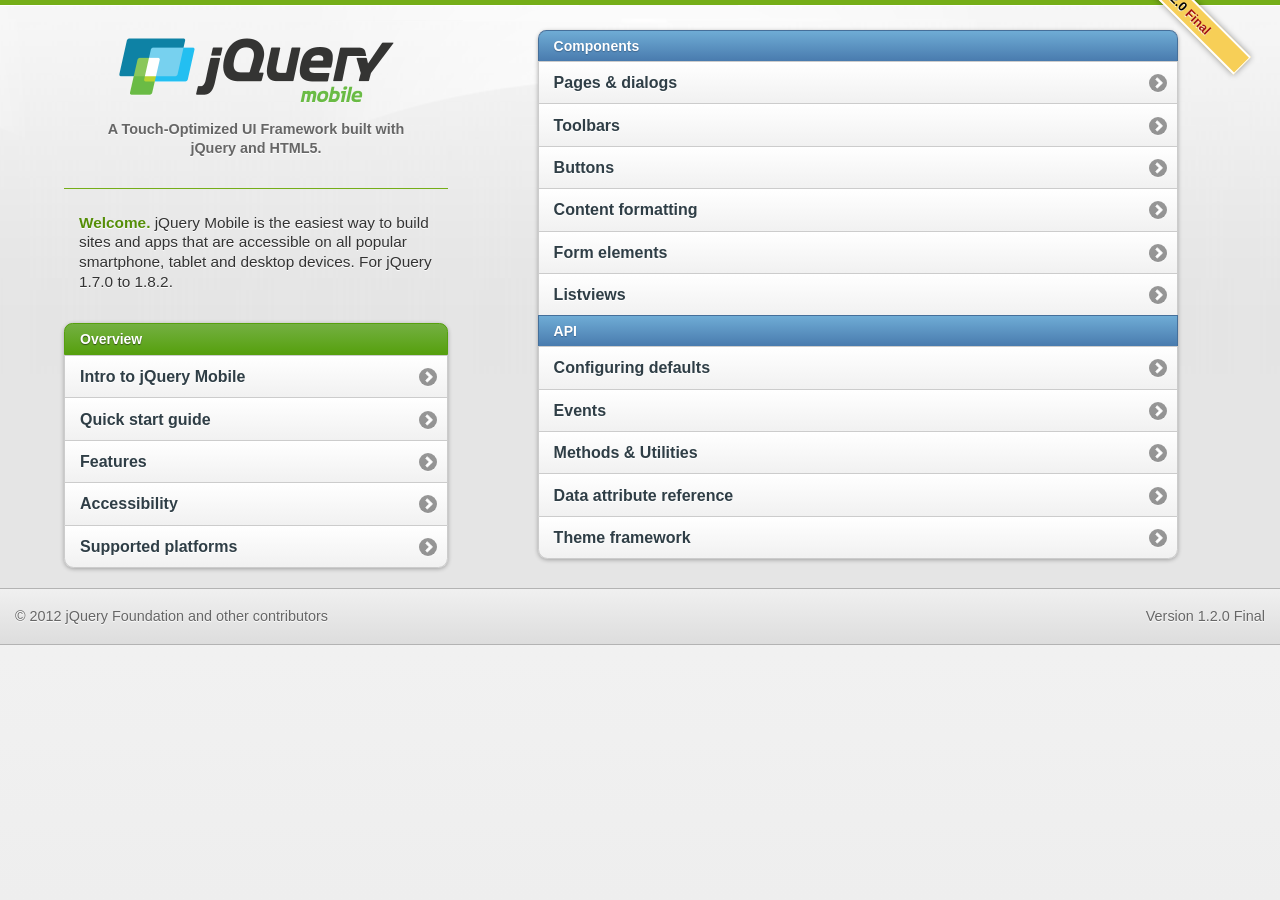
<file: index.html>
<!DOCTYPE html>
<html>
<head>
	<meta charset="utf-8">
	<meta name="viewport" content="width=device-width, initial-scale=1">
	<title>jQuery Mobile: Demos and Documentation</title>
	<link rel="stylesheet"  href="css/themes/default/jquery.mobile-1.2.0.css" />
	<link rel="stylesheet" href="docs/_assets/css/jqm-docs.css" />
	<script src="js/jquery.js"></script>
	<script src="docs/_assets/js/jqm-docs.js"></script>
	<script src="js/jquery.mobile-1.2.0.js"></script>
	
</head>
<body>
<div data-role="page" class="type-home">
	<div data-role="content">
		<p class="jqm-version"></p>

		<div class="content-secondary">

			<div id="jqm-homeheader">
				<h1 id="jqm-logo"><img src="docs/_assets/images/jquery-logo.png" alt="jQuery Mobile Framework" /></h1>
				<p>A Touch-Optimized UI Framework built with jQuery and HTML5.</p>
			</div>


			<p class="intro"><strong>Welcome.</strong> jQuery Mobile is the easiest way to build sites and apps that are accessible on all popular smartphone, tablet and desktop devices. For jQuery 1.7.0 to 1.8.2.</p>

			<ul data-role="listview" data-inset="true" data-theme="c" data-dividertheme="f">
				<li data-role="list-divider">Overview</li>
				<li><a href="docs/about/intro.html">Intro to jQuery Mobile</a></li>
				<li><a href="docs/about/getting-started.html">Quick start guide</a></li>
				<li><a href="docs/about/features.html">Features</a></li>
				<li><a href="docs/about/accessibility.html">Accessibility</a></li>
				<li><a href="docs/about/platforms.html">Supported platforms</a></li>
			</ul>

		</div><!--/content-primary-->

		<div class="content-primary">
			<nav>


				<ul data-role="listview" data-inset="true" data-theme="c" data-dividertheme="b">
					<li data-role="list-divider">Components</li>
					<li><a href="docs/pages/index.html">Pages &amp; dialogs</a></li>
					<li><a href="docs/toolbars/index.html">Toolbars</a></li>
					<li><a href="docs/buttons/index.html">Buttons</a></li>
					<li><a href="docs/content/index.html">Content formatting</a></li>
					<li><a href="docs/forms/index.html">Form elements</a></li>
					<li><a href="docs/lists/index.html">Listviews</a></li>

					<li data-role="list-divider">API</li>
					<li><a href="docs/api/globalconfig.html">Configuring defaults</a></li>
					<li><a href="docs/api/events.html">Events</a></li>
					<li><a href="docs/api/methods.html">Methods &amp; Utilities</a></li>
					<li><a href="docs/api/data-attributes.html">Data attribute reference</a></li>
					<li><a href="docs/api/themes.html">Theme framework</a></li>


				</ul>
			</nav>
		</div>



	</div>

	<div data-role="footer" class="footer-docs" data-theme="c">
            <p class="jqm-version"></p>
			<p>&copy; 2012 jQuery Foundation and other contributors</p>
	</div>

</div>
</body>
</html>
</file>
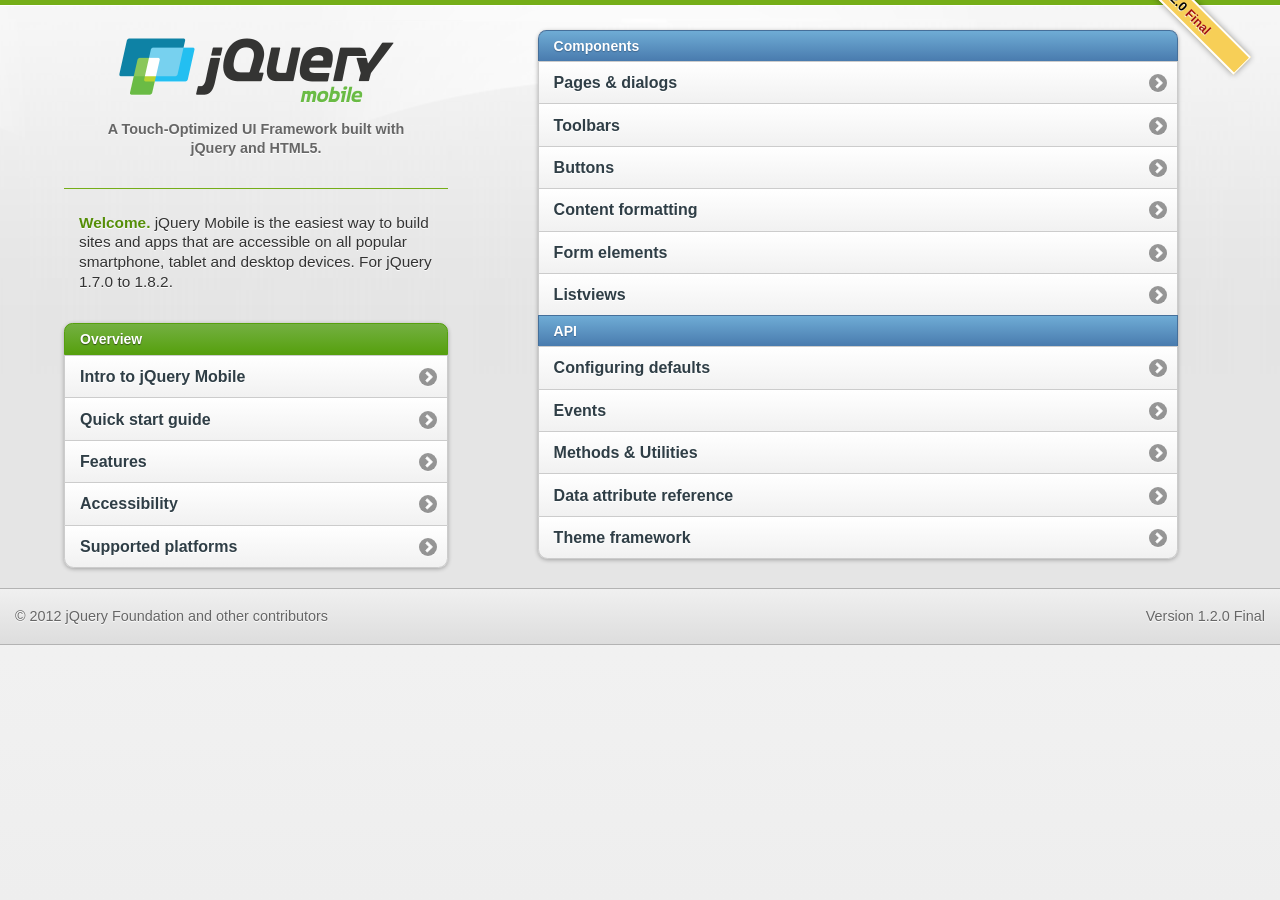
<file: docs/index.html>
<!DOCTYPE html>
<html>
<head>
	<meta charset="utf-8">
	<meta name="viewport" content="width=device-width, initial-scale=1">
	<title>jQuery Mobile: Demos and Documentation</title>
	<link rel="stylesheet"  href="../css/themes/default/jquery.mobile-1.2.0.css" />
	<link rel="stylesheet" href="_assets/css/jqm-docs.css"/>

	<script src="../js/jquery.js"></script>
	<script src="../docs/_assets/js/jqm-docs.js"></script>
	<script src="../js/jquery.mobile-1.2.0.js"></script>
	<!-- Need to get a proper redirect hooked up. Blech. -->
	<meta http-equiv="refresh" content="0;url=../index.html">
</head> 
<body> 
	<div data-role="page" class="type-index">

<div data-role="header" data-theme="f">
	<h1>jQuery Mobile Docs</h1>
	<a href="../index.html" data-icon="home" data-iconpos="notext" class="ui-btn-right">Home</a>
</div>

<div data-role="content">   
	
<p>Nothing to see here folks.</p>
<a href="../index.html" data-role="button">View the documentation home page</a>

</div>

</div>
</body>
</html>
</file>
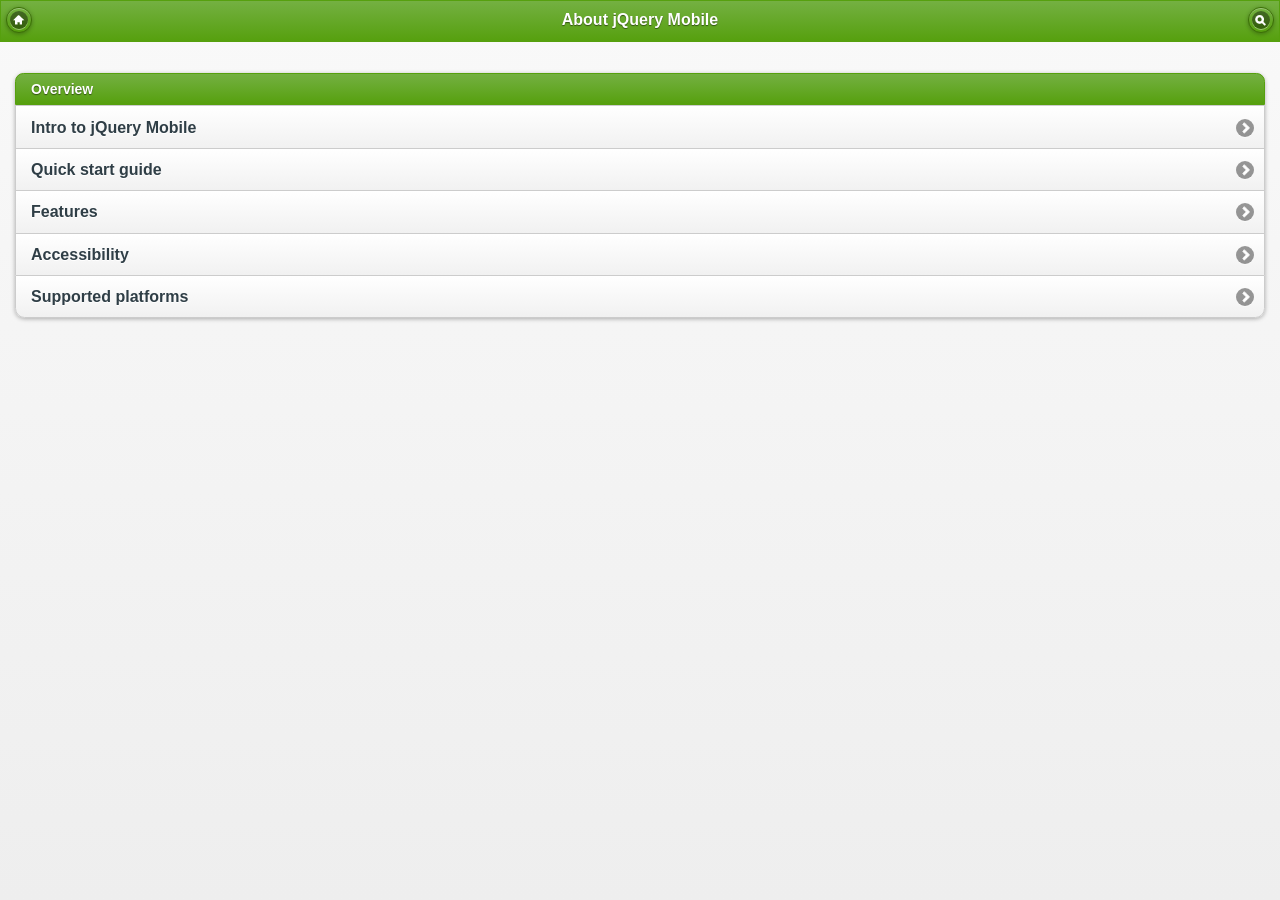
<file: docs/about/index.html>
<!DOCTYPE html>
<html>
<head>
	<meta charset="utf-8">
	<meta name="viewport" content="width=device-width, initial-scale=1">
	<title>jQuery UI Mobile Framework - About</title>
	<link rel="stylesheet"  href="../../css/themes/default/jquery.mobile-1.2.0.css" />
	<link rel="stylesheet" href="../_assets/css/jqm-docs.css"/>

	<script src="../../js/jquery.js"></script>
	<script src="../../docs/_assets/js/jqm-docs.js"></script>
	<script src="../../js/jquery.mobile-1.2.0.js"></script>

</head>
<body> 

	<div data-role="page" class="type-index">

<div data-role="header" data-theme="f">
	<h1>About jQuery Mobile</h1>
	<a href="../../" data-icon="home" data-iconpos="notext" data-direction="reverse">Home</a>
		<a href="../nav.html" data-icon="search" data-iconpos="notext" data-rel="dialog" data-transition="fade">Search</a>
</div>

<div data-role="content">
	
	<ul data-role="listview" data-inset="true" data-theme="c" data-dividertheme="f">
		<li data-role="list-divider">Overview</li>
		<li><a href="intro.html">Intro to jQuery Mobile</a></li>
		<li><a href="getting-started.html">Quick start guide</a></li>	
		<li><a href="features.html">Features</a></li>
		<li><a href="accessibility.html">Accessibility</a></li>
		<li><a href="platforms.html">Supported platforms</a></li>
	</ul>

</div>

</div>
</body>
</html>
</file>
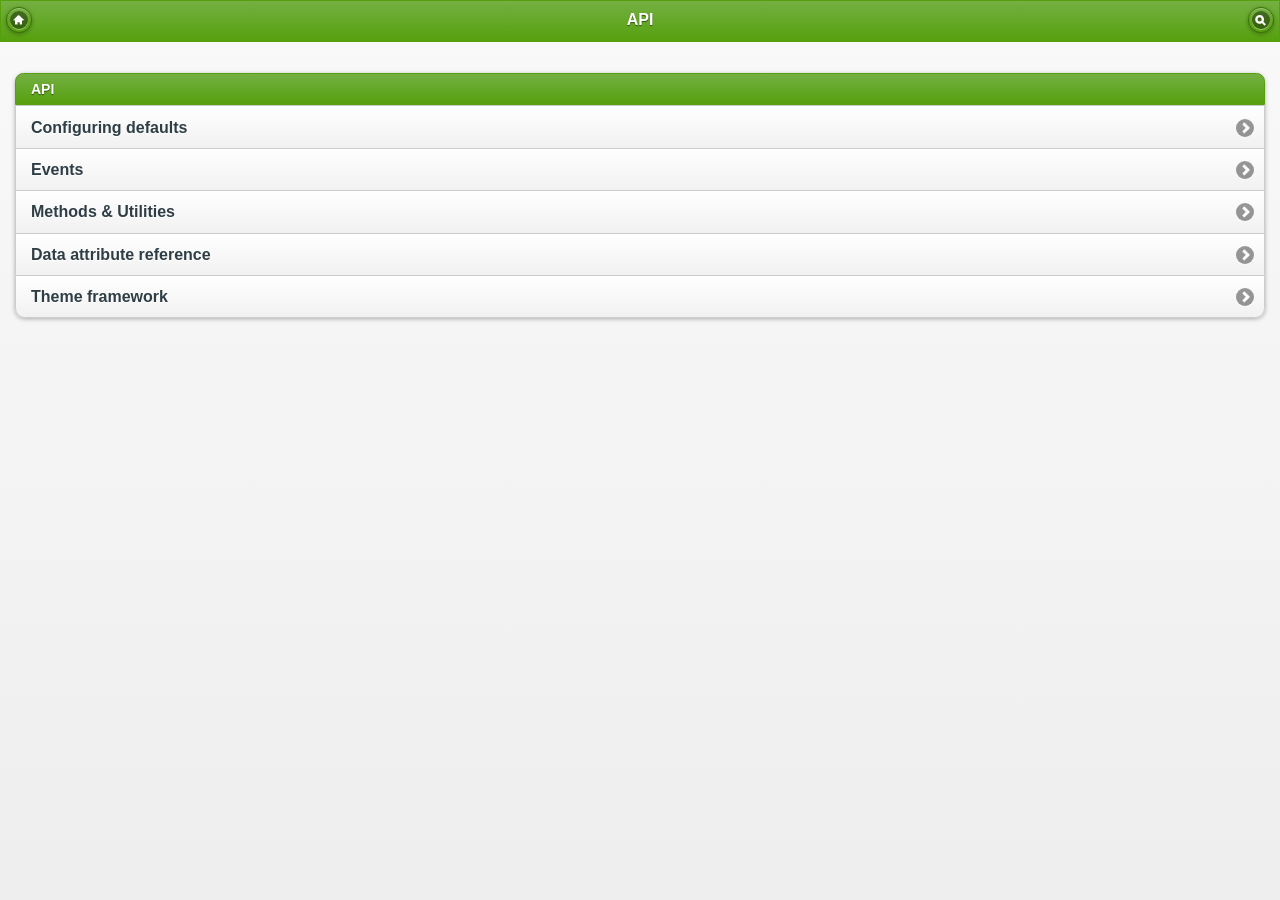
<file: docs/api/index.html>
<!DOCTYPE html>
<html>
<head>
	<meta charset="utf-8">
	<meta name="viewport" content="width=device-width, initial-scale=1">
	<title>jQuery UI Mobile Framework - API</title>
	<link rel="stylesheet"  href="../../css/themes/default/jquery.mobile-1.2.0.css" />
	<link rel="stylesheet" href="../_assets/css/jqm-docs.css"/>

	<script src="../../js/jquery.js"></script>
	<script src="../../docs/_assets/js/jqm-docs.js"></script>
	<script src="../../js/jquery.mobile-1.2.0.js"></script>

</head> 
<body> 
<div data-role="page" class="type-index">

<div data-role="header" data-theme="f">
	<h1>API</h1>
	<a href="../../" data-icon="home" data-iconpos="notext" data-direction="reverse">Home</a>
		<a href="../nav.html" data-icon="search" data-iconpos="notext" data-rel="dialog" data-transition="fade">Search</a>
</div>

<div data-role="content">
	
		
		<ul data-role="listview" data-inset="true" data-theme="c" data-dividertheme="f">
			<li data-role="list-divider">API</li>
			<li><a href="globalconfig.html">Configuring defaults</a></li>
			<li><a href="events.html">Events</a></li>
			<li><a href="methods.html">Methods &amp; Utilities</a></li>
			<li><a href="data-attributes.html">Data attribute reference</a></li>
			<li><a href="themes.html">Theme framework</a></li>
		</ul>

</div>

</div>
</body>
</html>
</file>
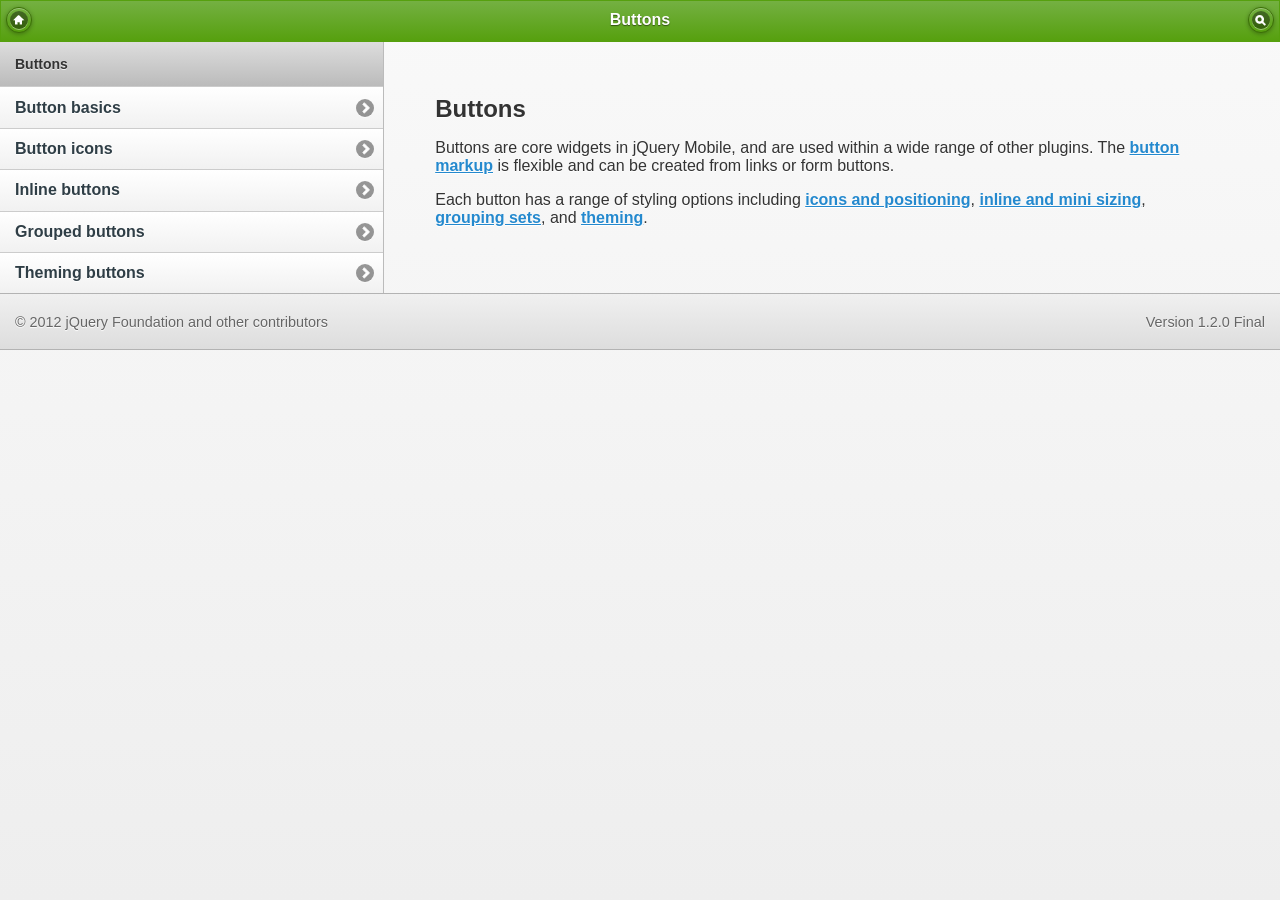
<file: docs/buttons/index.html>
<!DOCTYPE html> 
<html>
	<head>
	<meta charset="utf-8">
	<meta name="viewport" content="width=device-width, initial-scale=1"> 
	<title>jQuery Mobile Docs - Buttons</title> 
	<link rel="stylesheet"  href="../../css/themes/default/jquery.mobile-1.2.0.css" />  
	<link rel="stylesheet" href="../_assets/css/jqm-docs.css"/>

	<script src="../../js/jquery.js"></script>
	<script src="../../docs/_assets/js/jqm-docs.js"></script>
	<script src="../../js/jquery.mobile-1.2.0.js"></script>

</head> 
<body> 

	<div data-role="page" class="type-interior">

		<div data-role="header" data-theme="f">
		<h1>Buttons</h1>
		<a href="../../" data-icon="home" data-iconpos="notext" data-direction="reverse">Home</a>
		<a href="../nav.html" data-icon="search" data-iconpos="notext" data-rel="dialog" data-transition="fade">Search</a>
	</div><!-- /header -->

	<div data-role="content">
		<div class="content-primary">
			<h2>Buttons</h2>
			<p>Buttons are core widgets in jQuery Mobile, and are used within a wide range of other plugins. The <a href="buttons-types.html"> button markup</a> is flexible and can be created from links or form buttons.</p>
			<p>Each button has a range of styling options including <a href="buttons-icons.html">icons and positioning</a>, <a href="buttons-inline.html">inline and mini sizing</a>, <a href="buttons-grouped.html">grouping sets</a>, and <a href="buttons-themes.html">theming</a>.</p>
			
      </div>
		<!--/content-primary -->

				<div class="content-secondary">

					<div data-role="collapsible" data-collapsed="true" data-theme="b" data-content-theme="d">

							<h3>In this section</h3>

							<ul data-role="listview" data-theme="c" data-dividertheme="d">
								<li data-role="list-divider">Buttons</li>
								<li><a href="buttons-types.html">Button basics</a></li>
								<li><a href="buttons-icons.html">Button icons</a></li>
								<li><a href="buttons-inline.html">Inline buttons</a></li>
								<li><a href="buttons-grouped.html">Grouped buttons</a></li>
								<li><a href="buttons-themes.html">Theming buttons</a></li>
							</ul>
					</div>
				</div>

			</div><!-- /content -->

			<div data-role="footer" class="footer-docs" data-theme="c">
					<p class="jqm-version"></p>
				<p>&copy; 2012 jQuery Foundation and other contributors</p>
			</div>

			</div><!-- /page -->

</body>
</html>
</file>
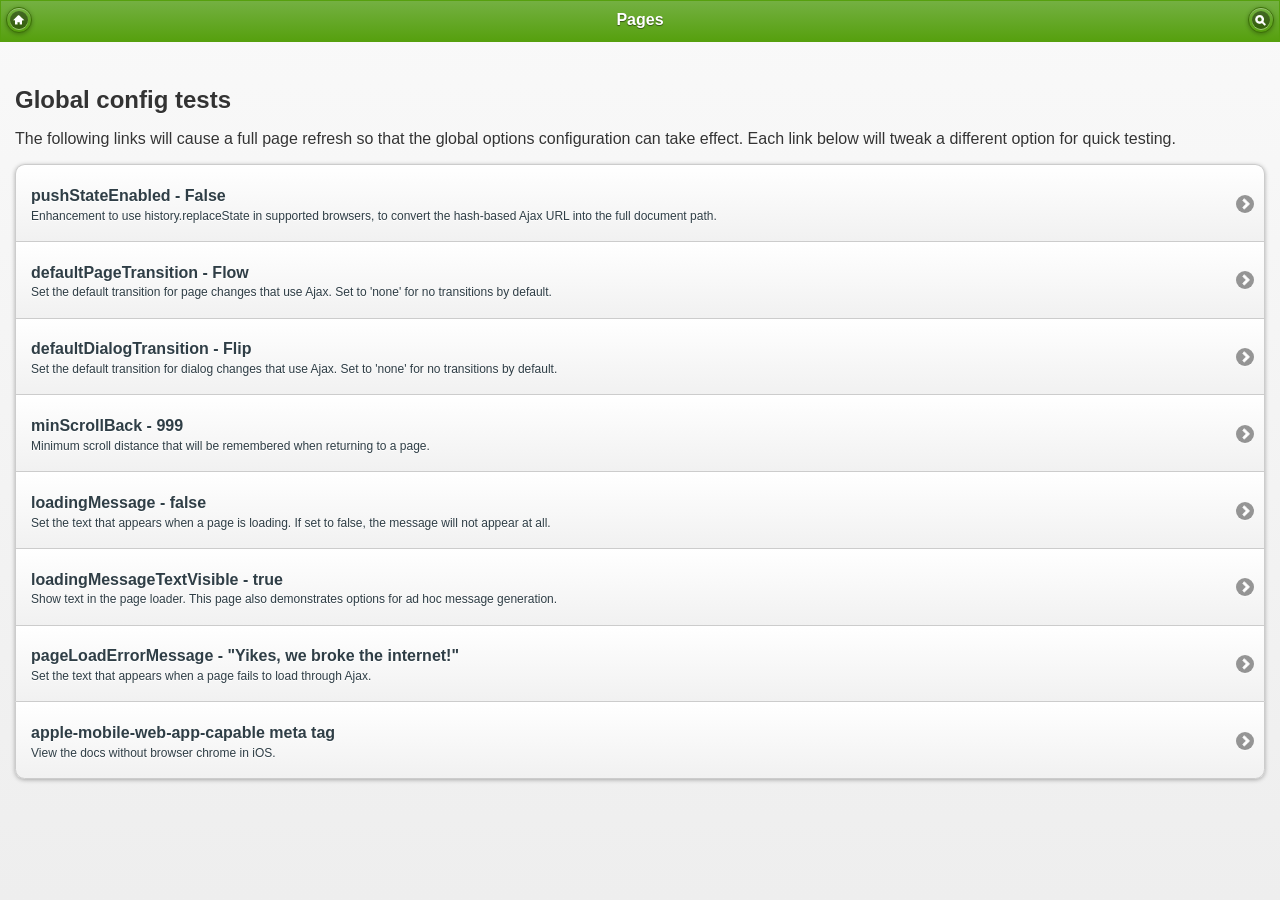
<file: docs/config/index.html>
<!DOCTYPE html> 
<html>
	<head>
	<meta charset="utf-8">
	<meta name="viewport" content="width=device-width, initial-scale=1"> 
	<title>jQuery Mobile Docs - Configuration</title> 
	<link rel="stylesheet"  href="../../css/themes/default/jquery.mobile-1.2.0.css" />  
	<link rel="stylesheet" href="../_assets/css/jqm-docs.css"/>

	<script src="../../js/jquery.js"></script>
	<script src="../../docs/_assets/js/jqm-docs.js"></script>
	<script src="../../js/jquery.mobile-1.2.0.js"></script>

</head> 
<body> 

	<div data-role="page" class="type-index">

		<div data-role="header" data-theme="f">
		<h1>Pages</h1>
		<a href="../../" data-icon="home" data-iconpos="notext" data-direction="reverse">Home</a>
		<a href="../nav.html" data-icon="search" data-iconpos="notext" data-rel="dialog" data-transition="fade">Search</a>
	</div><!-- /header -->

	<div data-role="content">
				<h2>Global config tests</h2>
				<p>The following links will cause a full page refresh so that the global options configuration can take effect. Each link below will tweak a different option for quick testing.</p>

			
		<ul data-role="listview" data-inset="true">
			<li>
				<a href="pushState.html" data-ajax="false">
				<h3>pushStateEnabled - False</h3>
				<p>Enhancement to use history.replaceState in supported browsers, to convert the hash-based Ajax URL into the full document path. </p>
				</a>
			</li>
			<li>
				<a href="pageTransition.html" data-ajax="false">
				<h3>defaultPageTransition - Flow</h3>
				<p>Set the default transition for page changes that use Ajax. Set to 'none' for no transitions by default.</p>
				</a>
			</li>
			<li>
				<a href="dialogTransition.html" data-ajax="false">
				<h3>defaultDialogTransition - Flip</h3>
				<p>Set the default transition for dialog changes that use Ajax. Set to 'none' for no transitions by default.</p>
				</a>
			</li>
			<li>
				<a href="minScrollBack.html" data-ajax="false">
				<h3>minScrollBack - 999</h3>
				<p>Minimum scroll distance that will be remembered when returning to a page.</p>
				</a>
			</li>
			<li>
				<a href="loadingMessage.html" data-ajax="false">
				<h3>loadingMessage - false</h3>
				<p>Set the text that appears when a page is loading. If set to false, the message will not appear at all.</p>
				</a>
			</li>
			<li>
				<a href="loadingMessageTextVisible.html" data-ajax="false">
				<h3>loadingMessageTextVisible - true</h3>
				<p>Show text in the page loader.  This page also demonstrates options for ad hoc message generation.</p>
				</a>
			</li>
			<li>
				<a href="pageLoadErrorMessage.html" data-ajax="false">
				<h3>pageLoadErrorMessage - "Yikes, we broke the internet!"</h3>
				<p>Set the text that appears when a page fails to load through Ajax.</p>
				</a>
			</li>
			<li>
				<a href="iOSFullscreen.html" data-ajax="false">
				<h3>apple-mobile-web-app-capable meta tag</h3>
				<p>View the docs without browser chrome in iOS.</p>
				</a>
			</li>
		</ul>
		

		</div><!-- /ui-body wrapper -->	
</div><!-- /page -->

</body>
</html>
</file>
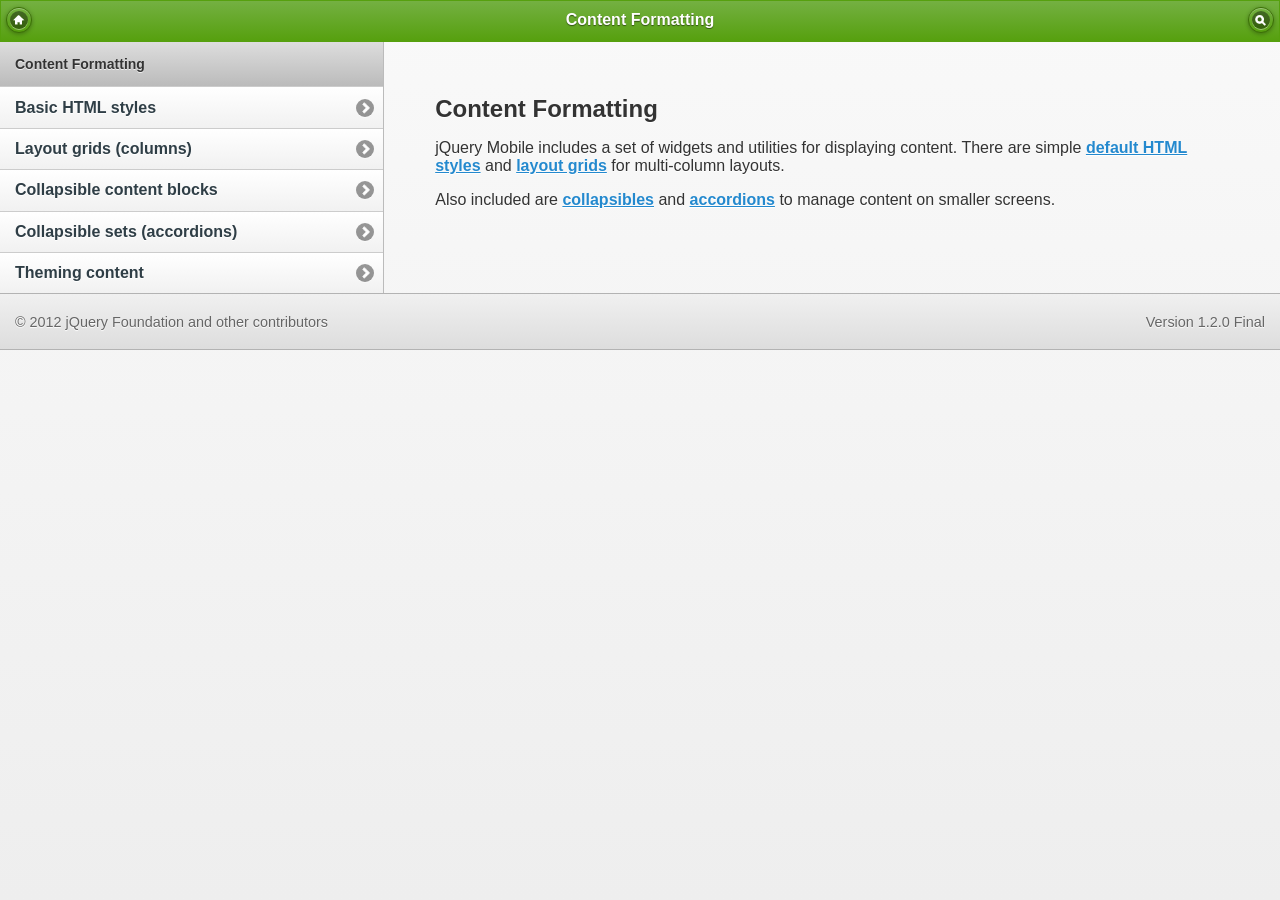
<file: docs/content/index.html>
<!DOCTYPE html> 
<html>
	<head>
	<meta charset="utf-8">
	<meta name="viewport" content="width=device-width, initial-scale=1"> 
	<title>jQuery Mobile Docs - Content Formatting</title> 
	<link rel="stylesheet"  href="../../css/themes/default/jquery.mobile-1.2.0.css" />  
	<link rel="stylesheet" href="../_assets/css/jqm-docs.css"/>

	<script src="../../js/jquery.js"></script>
	<script src="../../docs/_assets/js/jqm-docs.js"></script>
	<script src="../../js/jquery.mobile-1.2.0.js"></script>

</head> 
<body> 

	<div data-role="page" class="type-interior">

		<div data-role="header" data-theme="f">
		<h1>Content Formatting</h1>
		<a href="../../" data-icon="home" data-iconpos="notext" data-direction="reverse">Home</a>
		<a href="../nav.html" data-icon="search" data-iconpos="notext" data-rel="dialog" data-transition="fade">Search</a>
	</div><!-- /header -->

	<div data-role="content">
		<div class="content-primary">
			<h2>Content Formatting</h2>
			<p>jQuery Mobile includes a set of widgets and utilities for displaying content. There are simple <a href="content-html.html"> default HTML styles</a> and <a href="content-grids.html">layout grids</a> for multi-column layouts.</p>
			<p>Also included are <a href="content-collapsible.html">collapsibles</a> and <a href="content-collapsible-set.html">accordions</a> to manage content on smaller screens. </p>
      </div>
		<!--/content-primary -->

				<div class="content-secondary">

					<div data-role="collapsible" data-collapsed="true" data-theme="b" data-content-theme="d">

							<h3>In this section</h3>

							<ul data-role="listview" data-theme="c" data-dividertheme="d">
								<li data-role="list-divider">Content Formatting</li>
								<li><a href="content-html.html">Basic HTML styles</a></li>
								<li><a href="content-grids.html">Layout grids (columns)</a></li>
								<li><a href="content-collapsible.html">Collapsible content blocks</a></li>
								<li><a href="content-collapsible-set.html">Collapsible sets (accordions)</a></li>
								<li><a href="content-themes.html">Theming content</a></li>
							</ul>
					</div>
				</div>

			</div><!-- /content -->

			<div data-role="footer" class="footer-docs" data-theme="c">
					<p class="jqm-version"></p>
				<p>&copy; 2012 jQuery Foundation and other contributors</p>
			</div>

			</div><!-- /page -->

</body>
</html>
</file>
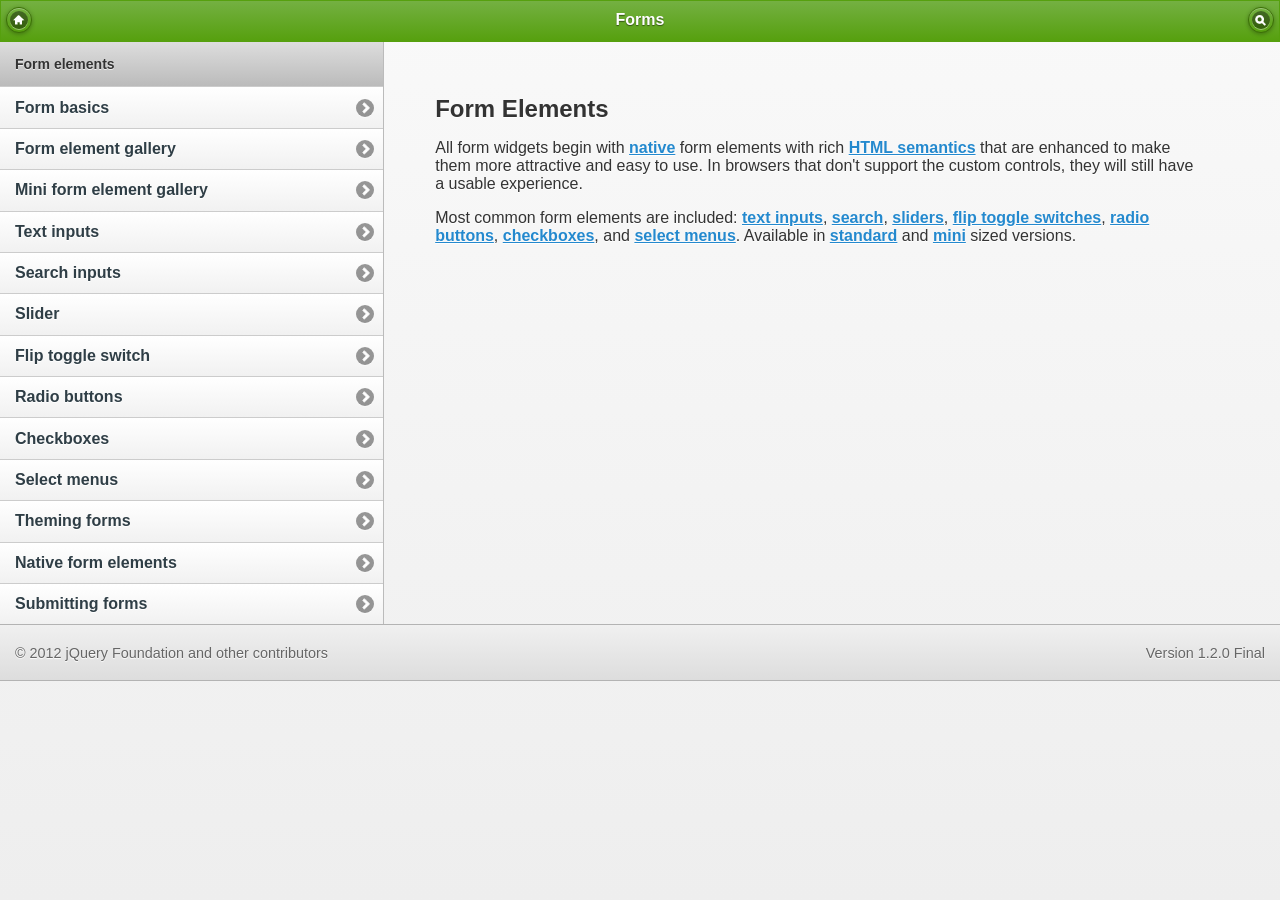
<file: docs/forms/index.html>
<!DOCTYPE html> 
<html>
	<head>
	<meta charset="utf-8">
	<meta name="viewport" content="width=device-width, initial-scale=1"> 
	<title>jQuery Mobile Docs - Forms</title> 
	<link rel="stylesheet"  href="../../css/themes/default/jquery.mobile-1.2.0.css" />  
	<link rel="stylesheet" href="../_assets/css/jqm-docs.css"/>

	<script src="../../js/jquery.js"></script>
	<script src="../../docs/_assets/js/jqm-docs.js"></script>
	<script src="../../js/jquery.mobile-1.2.0.js"></script>

</head> 
<body> 

	<div data-role="page" class="type-interior">

		<div data-role="header" data-theme="f">
		<h1>Forms</h1>
		<a href="../../" data-icon="home" data-iconpos="notext" data-direction="reverse">Home</a>
		<a href="../nav.html" data-icon="search" data-iconpos="notext" data-rel="dialog" data-transition="fade">Search</a>
	</div><!-- /header -->

	<div data-role="content">
		<div class="content-primary">
			<h2>Form Elements</h2>
			<p>All form widgets begin with <a href="forms-all-native.html">native</a> form elements with rich  <a href="docs-forms.html">HTML semantics</a> that are enhanced to make them more attractive and easy to use. In browsers that don't support the custom controls, they will still have a usable experience.</p>
			<p>Most common form elements are included: <a href="textinputs/">text inputs</a>, <a href="search/">search</a>, <a href="slider/">sliders</a>, <a href="switch/">flip toggle switches</a>, <a href="radiobuttons/">radio buttons</a>, <a href="checkboxes/">checkboxes</a>, and <a href="selects/">select menus</a>. Available in <a href="forms-all.html">standard</a> and <a href="forms-all-mini.html">mini</a> sized versions.</p>
      </div>
		<!--/content-primary -->

				<div class="content-secondary">

					<div data-role="collapsible" data-collapsed="true" data-theme="b" data-content-theme="d">

							<h3>In this section</h3>

							<ul data-role="listview" data-theme="c" data-dividertheme="d">
								<li data-role="list-divider">Form elements</li>
								<li><a href="docs-forms.html">Form basics</a></li>
								<li><a href="forms-all.html">Form element gallery</a></li>
								<li><a href="forms-all-mini.html">Mini form element gallery</a></li>
								<li><a href="textinputs/">Text inputs</a></li>
								<li><a href="search/">Search inputs</a></li>
								<li><a href="slider/">Slider</a></li>
								<li><a href="switch/">Flip toggle switch</a></li>
								<li><a href="radiobuttons/">Radio buttons</a></li>
								<li><a href="checkboxes/">Checkboxes</a></li>
								<li><a href="selects/">Select menus</a></li>
								<li><a href="forms-themes.html">Theming forms</a></li>
								<li><a href="forms-all-native.html">Native form elements</a></li>
								<li><a href="forms-sample.html">Submitting forms</a></li>
							</ul>
					</div>
				</div>

			</div><!-- /content -->

			<div data-role="footer" class="footer-docs" data-theme="c">
					<p class="jqm-version"></p>
				<p>&copy; 2012 jQuery Foundation and other contributors</p>
			</div>

			</div><!-- /page -->

</body>
</html>
</file>
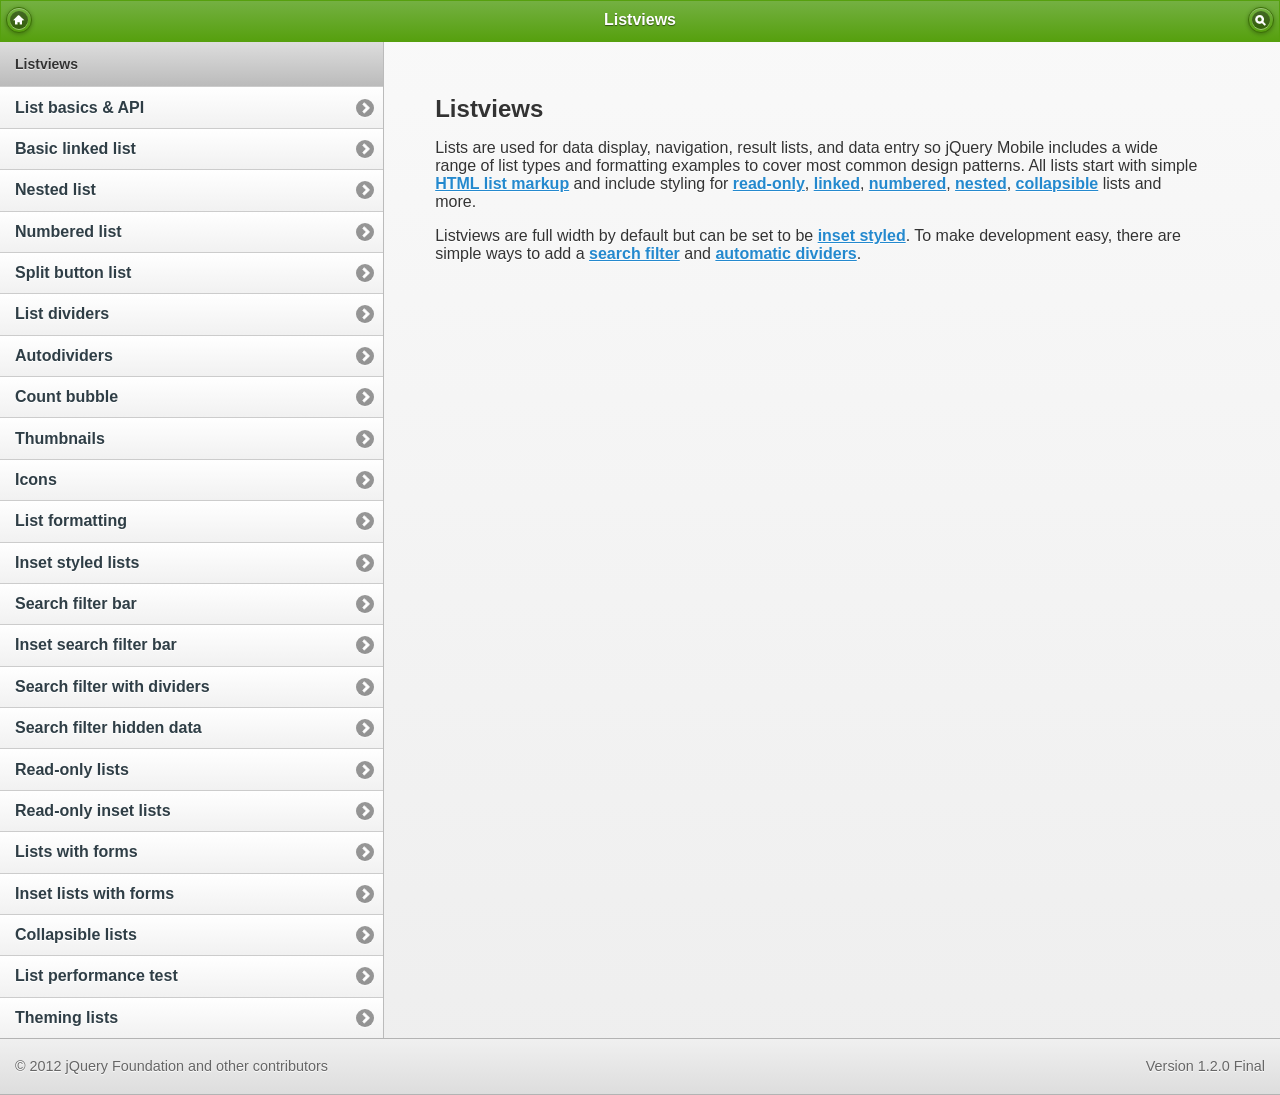
<file: docs/lists/index.html>
<!DOCTYPE html> 
<html>
	<head>
	<meta charset="utf-8">
	<meta name="viewport" content="width=device-width, initial-scale=1"> 
	<title>jQuery Mobile Docs - Listviews</title> 
	<link rel="stylesheet"  href="../../css/themes/default/jquery.mobile-1.2.0.css" />  
	<link rel="stylesheet" href="../_assets/css/jqm-docs.css"/>

	<script src="../../js/jquery.js"></script>
	<script src="../../docs/_assets/js/jqm-docs.js"></script>
	<script src="../../js/jquery.mobile-1.2.0.js"></script>

</head> 
<body> 

	<div data-role="page" class="type-interior">

		<div data-role="header" data-theme="f">
		<h1>Listviews</h1>
		<a href="../../" data-icon="home" data-iconpos="notext" data-direction="reverse">Home</a>
		<a href="../nav.html" data-icon="search" data-iconpos="notext" data-rel="dialog" data-transition="fade">Search</a>
	</div><!-- /header -->

	<div data-role="content">
		<div class="content-primary">
			<h2>Listviews</h2>
			<p>Lists are used for data display, navigation, result lists, and data entry so jQuery Mobile includes a wide range of list types and formatting examples to cover most common design patterns. All lists start with simple <a href="docs-lists.html">HTML list markup</a> and include styling for <a href="lists-readonly.html">read-only</a>, <a href="lists-all-full.html">linked</a>, <a href="lists-ol.html">numbered</a>, <a href="lists-nested.html">nested</a>, <a href="lists-collapsible.html">collapsible</a> lists and more.</p>
			<p>Listviews are full width by default but can be set to be <a href="lists-inset.html">inset styled</a>. To make development easy, there are simple ways to add a <a href="lists-search.html">search filter</a> and <a href="lists-autodividers.html">automatic dividers</a>.</p>
      </div>
		<!--/content-primary -->

				<div class="content-secondary">

					<div data-role="collapsible" data-collapsed="true" data-theme="b" data-content-theme="d">

							<h3>In this section</h3>

							<ul data-role="listview" data-theme="c" data-dividertheme="d">
								<li data-role="list-divider">Listviews</li>
								<li><a href="docs-lists.html">List basics &amp; API</a></li>
								<li><a href="lists-ul.html">Basic linked list</a></li>
								<li><a href="lists-nested.html">Nested list</a></li>
								<li><a href="lists-ol.html">Numbered list</a></li>

								<li><a href="lists-split.html">Split button list</a></li>	
								<li><a href="lists-divider.html">List dividers</a></li>
								<li><a href="lists-autodividers.html">Autodividers</a></li>
								<li><a href="lists-count.html">Count bubble</a></li>
								<li><a href="lists-thumbnails.html">Thumbnails</a></li>
								<li><a href="lists-icons.html">Icons</a></li>
								<li><a href="lists-formatting.html">List formatting</a></li>
								<li><a href="lists-inset.html">Inset styled lists</a></li>

								<li><a href="lists-search.html">Search filter bar</a></li>
								<li><a href="lists-search-inset.html">Inset search filter bar</a></li>
								<li><a href="lists-search-with-dividers.html">Search filter with dividers</a></li>
								<li><a href="lists-search-filtertext.html">Search filter hidden data</a></li>

								<li><a href="lists-readonly.html">Read-only lists</a></li>
								<li><a href="lists-readonly-inset.html">Read-only inset lists</a></li>
								<li><a href="lists-forms.html">Lists with forms</a></li>
								<li><a href="lists-forms-inset.html">Inset lists with forms</a></li>

								<li><a href="lists-collapsible.html">Collapsible lists</a></li>

								<li><a href="lists-performance.html">List performance test</a></li>
								<li><a href="lists-themes.html">Theming lists</a></li>
							</ul>
					</div>
				</div>

			</div><!-- /content -->

			<div data-role="footer" class="footer-docs" data-theme="c">
					<p class="jqm-version"></p>
				<p>&copy; 2012 jQuery Foundation and other contributors</p>
			</div>

			</div><!-- /page -->

</body>
</html>
</file>
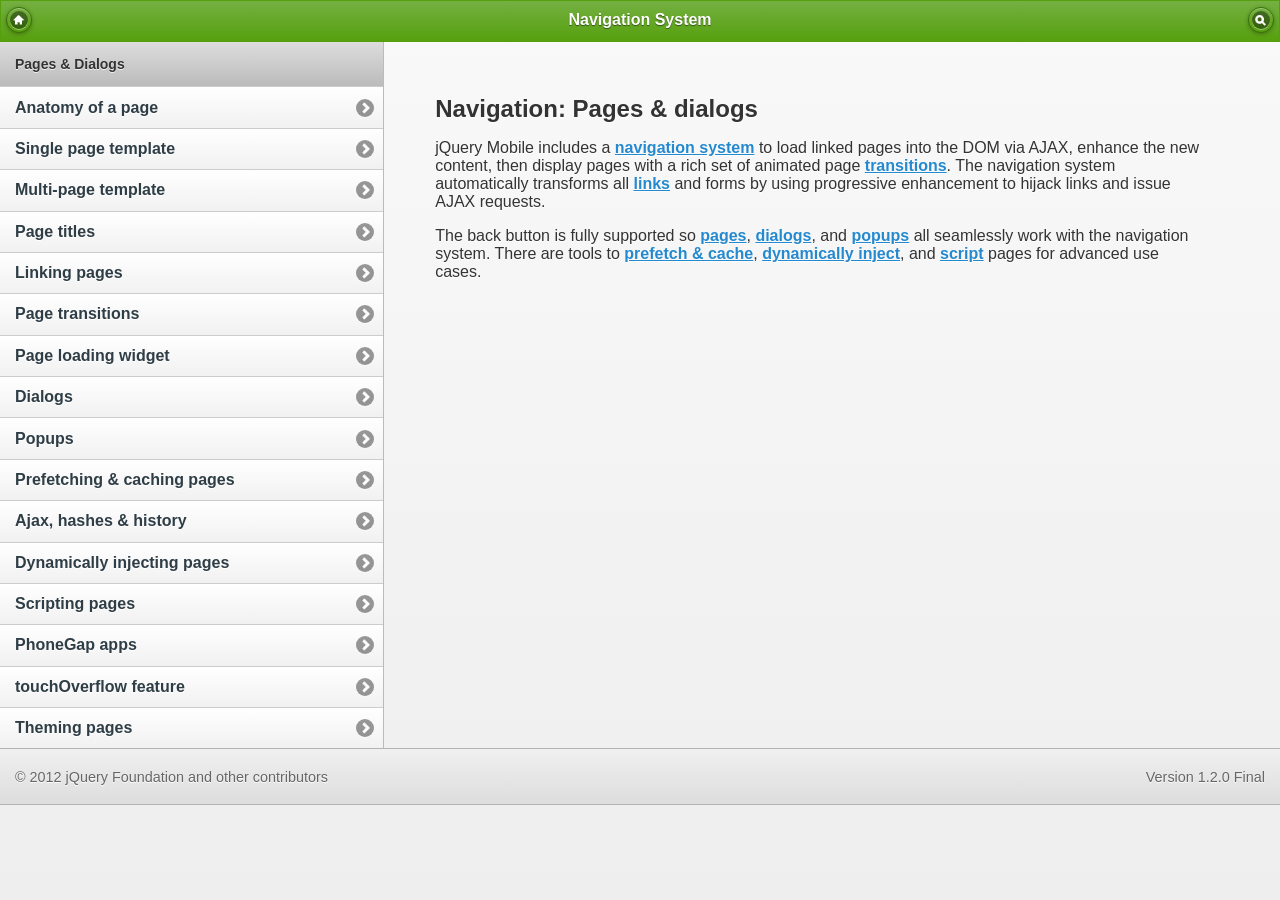
<file: docs/pages/index.html>
<!DOCTYPE html> 
<html>
	<head>
	<meta charset="utf-8">
	<meta name="viewport" content="width=device-width, initial-scale=1"> 
	<title>jQuery Mobile Docs - Pages</title> 
	<link rel="stylesheet"  href="../../css/themes/default/jquery.mobile-1.2.0.css" />  
	<link rel="stylesheet" href="../_assets/css/jqm-docs.css"/>

	<script src="../../js/jquery.js"></script>
	<script src="../../docs/_assets/js/jqm-docs.js"></script>
	<script src="../../js/jquery.mobile-1.2.0.js"></script>

</head> 
<body> 

	<div data-role="page" class="type-interior">

		<div data-role="header" data-theme="f">
		<h1>Navigation System</h1>
		<a href="../../" data-icon="home" data-iconpos="notext" data-direction="reverse">Home</a>
		<a href="../nav.html" data-icon="search" data-iconpos="notext" data-rel="dialog" data-transition="fade">Search</a>
	</div><!-- /header -->

	<div data-role="content">
		<div class="content-primary">
			<h2>Navigation: Pages &amp; dialogs</h2>
			<p>jQuery Mobile includes a <a href="page-navmodel.html">navigation system</a> to load linked pages into the DOM via AJAX, enhance the new content, then display pages with a rich set of animated page <a href="page-transitions.html">transitions</a>. The navigation system automatically transforms all <a href="page-links.html">links</a> and forms by using progressive enhancement to hijack links and issue AJAX requests. </p>
			<p>The back button is fully supported so <a href="page-anatomy.html">pages</a>, <a href="dialog/index.html">dialogs</a>, and <a href="popup/index.html">popups</a> all seamlessly work with the navigation system. There are tools to <a href="page-cache.html">prefetch &amp; cache</a>, <a href="page-dynamic.html">dynamically inject</a>, and <a href="page-scripting.html">script</a> pages for advanced use cases.</p>
      </div>
		<!--/content-primary -->

				<div class="content-secondary">

					<div data-role="collapsible" data-collapsed="true" data-theme="b" data-content-theme="d">

							<h3>In this section</h3>

							<ul data-role="listview" data-theme="c" data-dividertheme="d">

								<li data-role="list-divider">Pages &amp; Dialogs</li>
								<li><a href="page-anatomy.html">Anatomy of a page</a></li>
								<li><a href="page-template.html" data-ajax="false">Single page template</a></li>
								<li><a href="multipage-template.html" data-ajax="false">Multi-page template</a></li>
								<li><a href="page-titles.html">Page titles</a></li>
								<li><a href="page-links.html">Linking pages</a></li>
								<li><a href="page-transitions.html">Page transitions</a></li>
								<li><a href="loader.html">Page loading widget</a></li>
								<li><a href="dialog/index.html">Dialogs</a></li>
								<li><a href="popup/index.html">Popups</a></li>
								<li><a href="page-cache.html">Prefetching &amp; caching pages</a></li>
								<li><a href="page-navmodel.html">Ajax, hashes &amp; history</a></li>
								<li><a href="page-dynamic.html">Dynamically injecting pages</a></li>
								<li><a href="page-scripting.html">Scripting pages</a></li>
								<li><a href="phonegap.html">PhoneGap apps</a></li>
								<li><a href="touchoverflow.html">touchOverflow feature</a></li>
								<li><a href="pages-themes.html">Theming pages</a></li>
							</ul>
					</div>
				</div>

			</div><!-- /content -->

			<div data-role="footer" class="footer-docs" data-theme="c">
					<p class="jqm-version"></p>
				<p>&copy; 2012 jQuery Foundation and other contributors</p>
			</div>

			</div><!-- /page -->

</body>
</html>
</file>
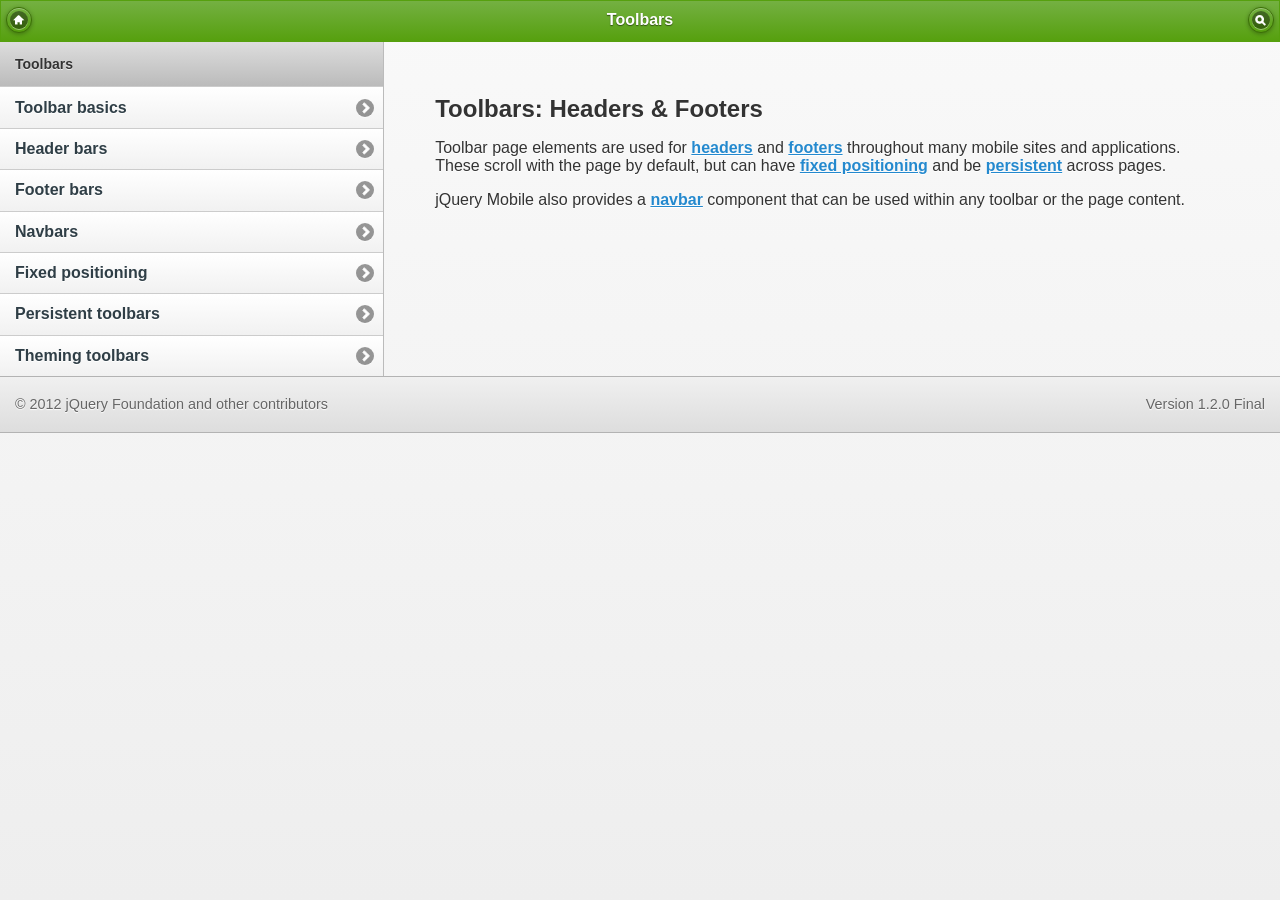
<file: docs/toolbars/index.html>
<!DOCTYPE html> 
<html>
	<head>
	<meta charset="utf-8">
	<meta name="viewport" content="width=device-width, initial-scale=1"> 
	<title>jQuery Mobile Docs - Toolbars</title> 
	<link rel="stylesheet"  href="../../css/themes/default/jquery.mobile-1.2.0.css" />  
	<link rel="stylesheet" href="../_assets/css/jqm-docs.css"/>

	<script src="../../js/jquery.js"></script>
	<script src="../../docs/_assets/js/jqm-docs.js"></script>
	<script src="../../js/jquery.mobile-1.2.0.js"></script>

</head> 
<body> 

	<div data-role="page" class="type-interior">

		<div data-role="header" data-theme="f">
		<h1>Toolbars</h1>
		<a href="../../" data-icon="home" data-iconpos="notext" data-direction="reverse">Home</a>
		<a href="../nav.html" data-icon="search" data-iconpos="notext" data-rel="dialog" data-transition="fade">Search</a>
	</div><!-- /header -->

	<div data-role="content">
		<div class="content-primary">
			<h2>Toolbars: Headers &amp; Footers</h2>
			<p>Toolbar page elements are used for <a href="docs-headers.html">headers</a> and <a href="docs-footers.html">footers</a> throughout many mobile sites and applications. These scroll with the page by default, but can have <a href="bars-fixed.html">fixed positioning</a> and be <a href="footer-persist-a.html">persistent</a> across pages.</p>
			<p>jQuery Mobile also provides a <a href="docs-navbar.html">navbar</a> component that can be used within any toolbar or the page content.</p>
      </div>
		<!--/content-primary -->

				<div class="content-secondary">

					<div data-role="collapsible" data-collapsed="true" data-theme="b" data-content-theme="d">

							<h3>In this section</h3>

							<ul data-role="listview" data-theme="c" data-dividertheme="d">
								<li data-role="list-divider">Toolbars</li>
								<li><a href="docs-bars.html">Toolbar basics</a></li>
								<li><a href="docs-headers.html">Header bars</a></li>
								<li><a href="docs-footers.html">Footer bars</a></li>
								<li><a href="docs-navbar.html">Navbars</a></li>
								<li><a href="bars-fixed.html">Fixed positioning</a></li>
								<li><a href="footer-persist-a.html">Persistent toolbars</a></li>
								<li><a href="bars-themes.html">Theming toolbars</a></li>
								<!--<li><a href="api-bars.html">API documentation</a></li>-->
							</ul>
					</div>
				</div>

			</div><!-- /content -->

			<div data-role="footer" class="footer-docs" data-theme="c">
					<p class="jqm-version"></p>
				<p>&copy; 2012 jQuery Foundation and other contributors</p>
			</div>

			</div><!-- /page -->

</body>
</html>
</file>
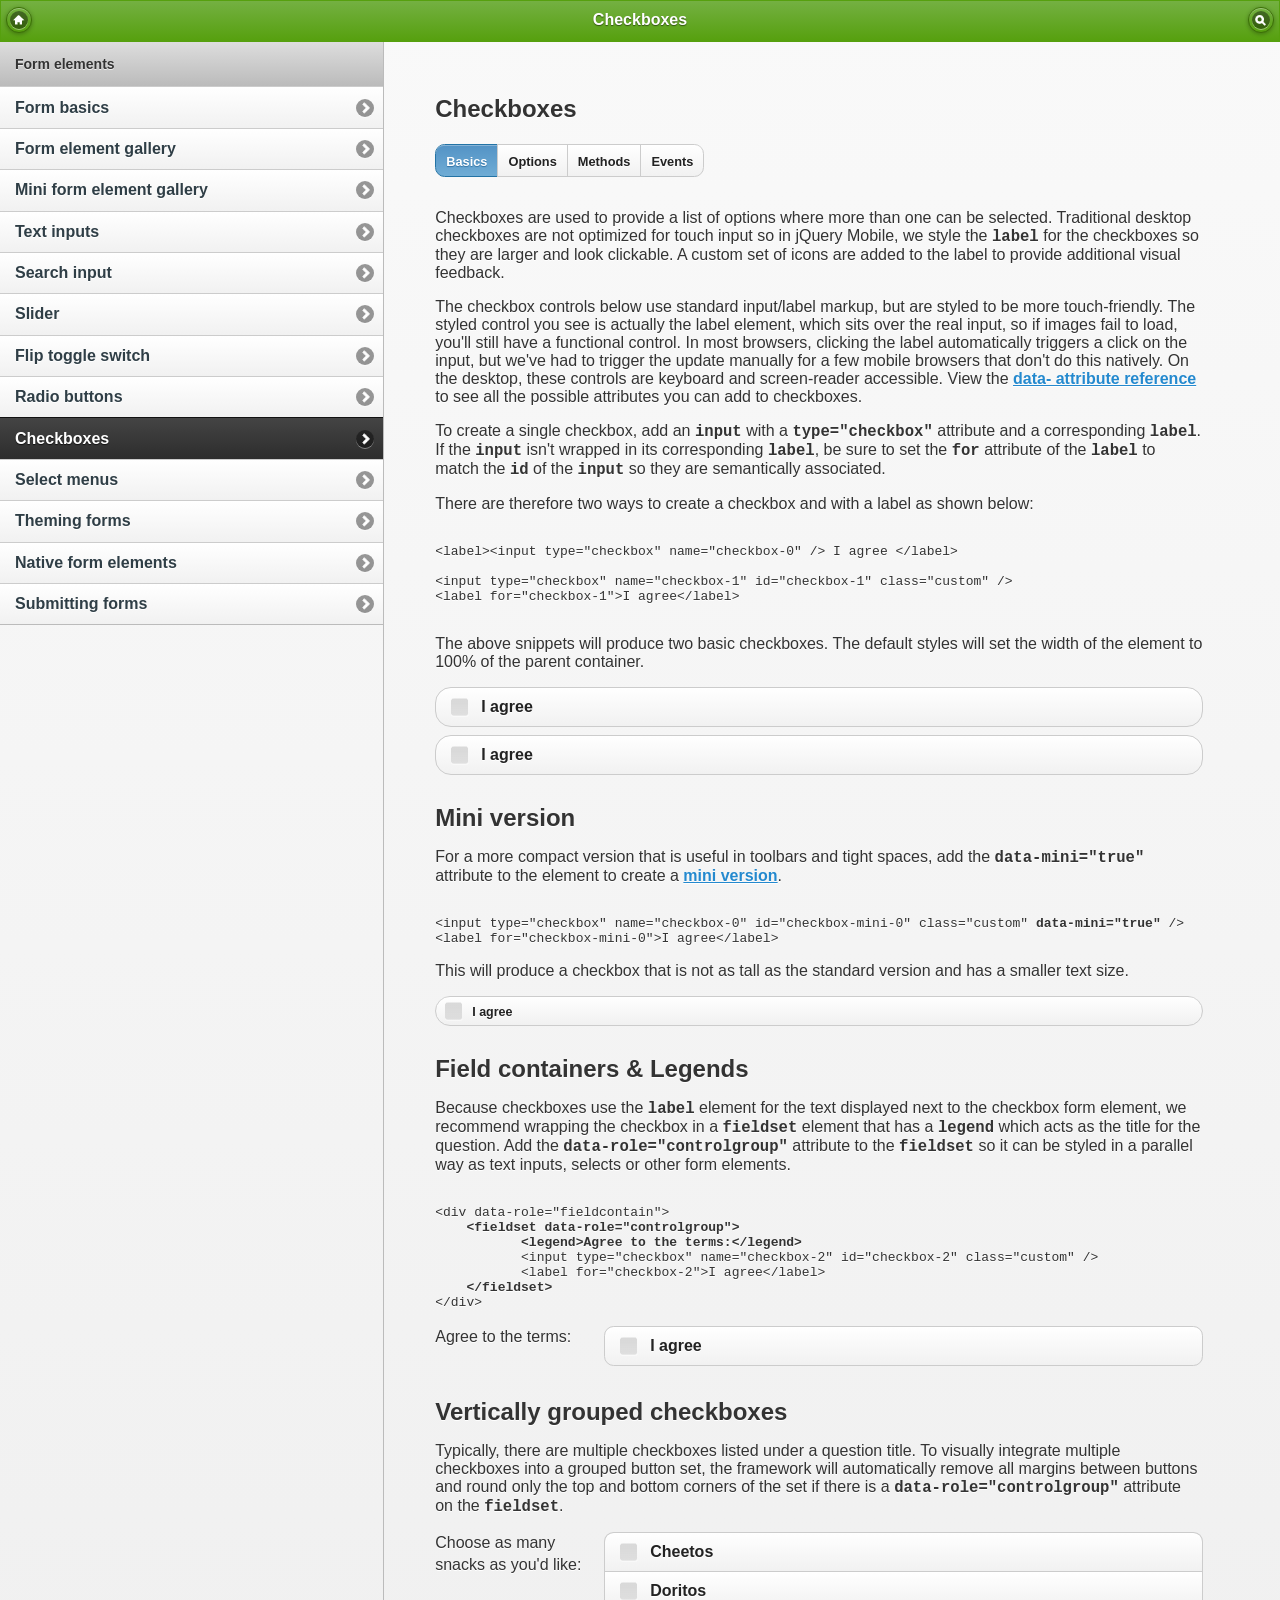
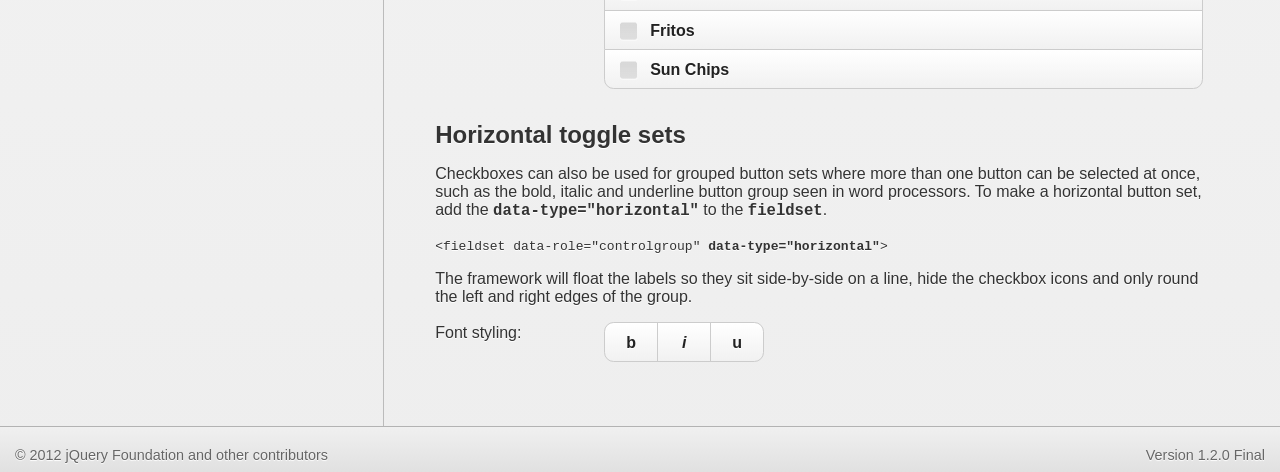
<file: docs/forms/checkboxes/index.html>
<!DOCTYPE html> 
<html>
	<head>
	<meta charset="utf-8">
	<meta name="viewport" content="width=device-width, initial-scale=1"> 
	<title>jQuery Mobile Docs - Checkboxes</title> 
	<link rel="stylesheet"  href="../../../css/themes/default/jquery.mobile-1.2.0.css" />
	<link rel="stylesheet" href="../../_assets/css/jqm-docs.css"/>
	<script src="../../../js/jquery.js"></script>
	<script src="../../../docs/_assets/js/jqm-docs.js"></script>
	<script src="../../../js/jquery.mobile-1.2.0.js"></script>

</head> 
<body> 

	<div data-role="page" class="type-interior">

		<div data-role="header" data-theme="f">
		<h1>Checkboxes</h1>
		<a href="../../../" data-icon="home" data-iconpos="notext" data-direction="reverse">Home</a>
		<a href="../../nav.html" data-icon="search" data-iconpos="notext" data-rel="dialog" data-transition="fade">Search</a>
	</div><!-- /header -->

	<div data-role="content">
		<div class="content-primary">
		
		<form action="#" method="get">

		<h2>Checkboxes</h2>

    <ul data-role="controlgroup" data-type="horizontal" class="localnav">
      <li><a href="index.html" data-role="button" data-transition="fade" class="ui-btn-active">Basics</a></li>
      <li><a href="options.html" data-role="button" data-transition="fade">Options</a></li>
      <li><a href="methods.html" data-role="button" data-transition="fade">Methods</a></li>
      <li><a href="events.html" data-role="button" data-transition="fade">Events</a></li>
    </ul>

		<p>Checkboxes are used to provide a list of options where more than one can be selected. Traditional desktop checkboxes are not optimized for touch input so in jQuery Mobile, we style the <code>label</code> for the checkboxes so they are larger and look clickable. A custom set of icons are added to the label to provide additional visual feedback.</p>
		
		<p>The checkbox controls below use standard input/label markup, but are styled to be more touch-friendly. The styled control you see is actually the label element, which sits over the real input, so if images fail to load, you'll still have a functional control. In most browsers, clicking the label automatically triggers a click on the input, but we've had to trigger the update manually for a few mobile browsers that don't do this natively. On the desktop, these controls are keyboard and screen-reader accessible. View the <a href="../../api/data-attributes.html">data- attribute reference</a> to see all the possible attributes you can add to checkboxes.</p>

		<p>To create a single checkbox, add an <code>input</code> with a <code>type="checkbox"</code> attribute and a corresponding <code>label</code>. If the <code>input</code> isn't wrapped in its corresponding <code>label</code>, be sure to set the <code>for</code> attribute of the <code>label</code> to match the <code>id</code> of the <code>input</code> so they are semantically associated.</p>
		<p>There are therefore two ways to create a checkbox and with a label as shown below:</p>
		
		<pre><code>	
&lt;label&gt;&lt;input type=&quot;checkbox&quot; name=&quot;checkbox-0&quot; /&gt; I agree &lt;/label&gt;
			
&lt;input type=&quot;checkbox&quot; name=&quot;checkbox-1&quot; id=&quot;checkbox-1&quot; class=&quot;custom&quot; /&gt;
&lt;label for=&quot;checkbox-1&quot;&gt;I agree&lt;/label&gt;
		</code></pre>
				
		<p>The above snippets will produce two basic checkboxes. The default styles will set the width of the element to 100% of the parent container.</p>
					
		<label> <input type="checkbox" name="checkbox-0 "/> I agree</label>
		
		<input type="checkbox" name="checkbox-1" id="checkbox-1" class="custom" />
		<label for="checkbox-1">I agree</label>
		
		
		<h2>Mini version</h2>

		<p>For a more compact version that is useful in toolbars and tight spaces, add the <code>data-mini="true"</code> attribute to the element to create a <a href="../forms-all-mini.html">mini version</a>. </p>

<pre><code>	
&lt;input type=&quot;checkbox&quot; name=&quot;checkbox-0&quot; id=&quot;checkbox-mini-0&quot; class=&quot;custom&quot; <strong>data-mini=&quot;true&quot;</strong> /&gt;
&lt;label for=&quot;checkbox-mini-0&quot;&gt;I agree&lt;/label&gt;
</code></pre>
		
		<p>This will produce a checkbox that is not as tall as the standard version and has a smaller text size.</p>
		<input type="checkbox" name="checkbox-mini-0" id="checkbox-mini-0" class="custom" data-mini="true" />
		<label for="checkbox-mini-0">I agree</label>


		<h2>Field containers &amp; Legends</h2>
		<p>Because checkboxes use the <code>label</code> element for the text displayed next to the checkbox form element, we recommend wrapping the checkbox in a <code>fieldset</code> element that has a <code>legend</code> which acts as the title for the question. Add the  <code> data-role="controlgroup"</code> attribute to the <code>fieldset</code> so it can be styled in a parallel way as text inputs, selects or other form elements.</p>
		
<pre><code>	
&lt;div data-role=&quot;fieldcontain&quot;&gt;
    <strong>&lt;fieldset data-role=&quot;controlgroup&quot;&gt;
	   &lt;legend&gt;Agree to the terms:&lt;/legend&gt;</strong>
	   &lt;input type=&quot;checkbox&quot; name=&quot;checkbox-2&quot; id=&quot;checkbox-2&quot; class=&quot;custom&quot; /&gt;
	   &lt;label for=&quot;checkbox-2&quot;&gt;I agree&lt;/label&gt;
    <strong>&lt;/fieldset&gt;</strong>
&lt;/div&gt;
</code></pre>

	<div data-role="fieldcontain">
	 	<fieldset data-role="controlgroup">
			<legend>Agree to the terms:</legend>
			<input type="checkbox" name="checkbox-2" id="checkbox-2" class="custom" />
			<label for="checkbox-2">I agree</label>
	    </fieldset>
	</div>
	
			
		
		<h2>Vertically grouped checkboxes</h2>
		
		<p>Typically, there are multiple checkboxes listed under a question title. To visually integrate multiple checkboxes into a grouped button set, the framework will automatically remove all margins between buttons and round only the top and bottom corners of the set if there is a <code> data-role="controlgroup"</code> attribute on the <code>fieldset</code>.</p>

			<div  data-role="fieldcontain">
			 	<fieldset data-role="controlgroup">
					<legend>Choose as many snacks as you'd like:</legend>
					<input type="checkbox" name="checkbox-1a" id="checkbox-1a" class="custom" />
					<label for="checkbox-1a">Cheetos</label>

					<input type="checkbox" name="checkbox-2a" id="checkbox-2a" class="custom" />
					<label for="checkbox-2a">Doritos</label>
					
					<input type="checkbox" name="checkbox-3a" id="checkbox-3a" class="custom" />
					<label for="checkbox-3a">Fritos</label>

					<input type="checkbox" name="checkbox-4a" id="checkbox-4a" class="custom" />
					<label for="checkbox-4a">Sun Chips</label>
			    </fieldset>
			</div>
		
		<h2>Horizontal toggle sets</h2>
		
		<p>Checkboxes can also be used for grouped button sets where more than one button can be selected at once, such as the bold, italic and underline button group seen in word processors. To make a horizontal button set, add the <code> data-type="horizontal"</code> to the <code>fieldset</code>.</p>

<code>
&lt;fieldset data-role=&quot;controlgroup&quot; <strong>data-type=&quot;horizontal&quot;</strong>&gt;
</code>

			<p>The framework will float the labels so they sit side-by-side on a line, hide the checkbox icons and only round the left and right edges of the group.</p>
			
		<div data-role="fieldcontain">
		    <fieldset data-role="controlgroup" data-type="horizontal">
		    	<legend>Font styling:</legend>
		    	<input type="checkbox" name="checkbox-6" id="checkbox-6" class="custom" />
				<label for="checkbox-6">b</label>

				<input type="checkbox" name="checkbox-7" id="checkbox-7" class="custom" />
				<label for="checkbox-7"><em>i</em></label>

				<input type="checkbox" name="checkbox-8" id="checkbox-8" class="custom" />
				<label for="checkbox-8">u</label>    
		    </fieldset>
		</div>




	</form>
	
	</div><!--/content-primary -->		
	
	<div class="content-secondary">
		
		<div data-role="collapsible" data-collapsed="true" data-theme="b" data-content-theme="d">
			
				<h3>More in this section</h3>
				
				<ul data-role="listview" data-theme="c" data-dividertheme="d">
				
					<li data-role="list-divider">Form elements</li>
					<li><a href="../docs-forms.html">Form basics</a></li>
					<li><a href="../forms-all.html">Form element gallery</a></li>
					<li><a href="../forms-all-mini.html">Mini form element gallery</a></li>
					<li><a href="../textinputs/index.html">Text inputs</a></li>
					<li><a href="../search/">Search input</a></li>
					<li><a href="../slider/">Slider</a></li>
					<li><a href="../switch/">Flip toggle switch</a></li>
					<li><a href="../radiobuttons/">Radio buttons</a></li>
					<li data-theme="a"><a href="index.html">Checkboxes</a></li>
					<li><a href="../selects/">Select menus</a></li>
					<li><a href="../forms-themes.html">Theming forms</a></li>
					<li><a href="../forms-all-native.html">Native form elements</a></li>
					<li><a href="../forms-sample.html">Submitting forms</a></li>
					
	
				</ul>
		</div>
	</div>		

</div><!-- /content -->

<div data-role="footer" class="footer-docs" data-theme="c">
		<p class="jqm-version"></p>
		<p>&copy; 2012 jQuery Foundation and other contributors</p>
</div>
	
</div><!-- /page -->

</body>
</html>
</file>
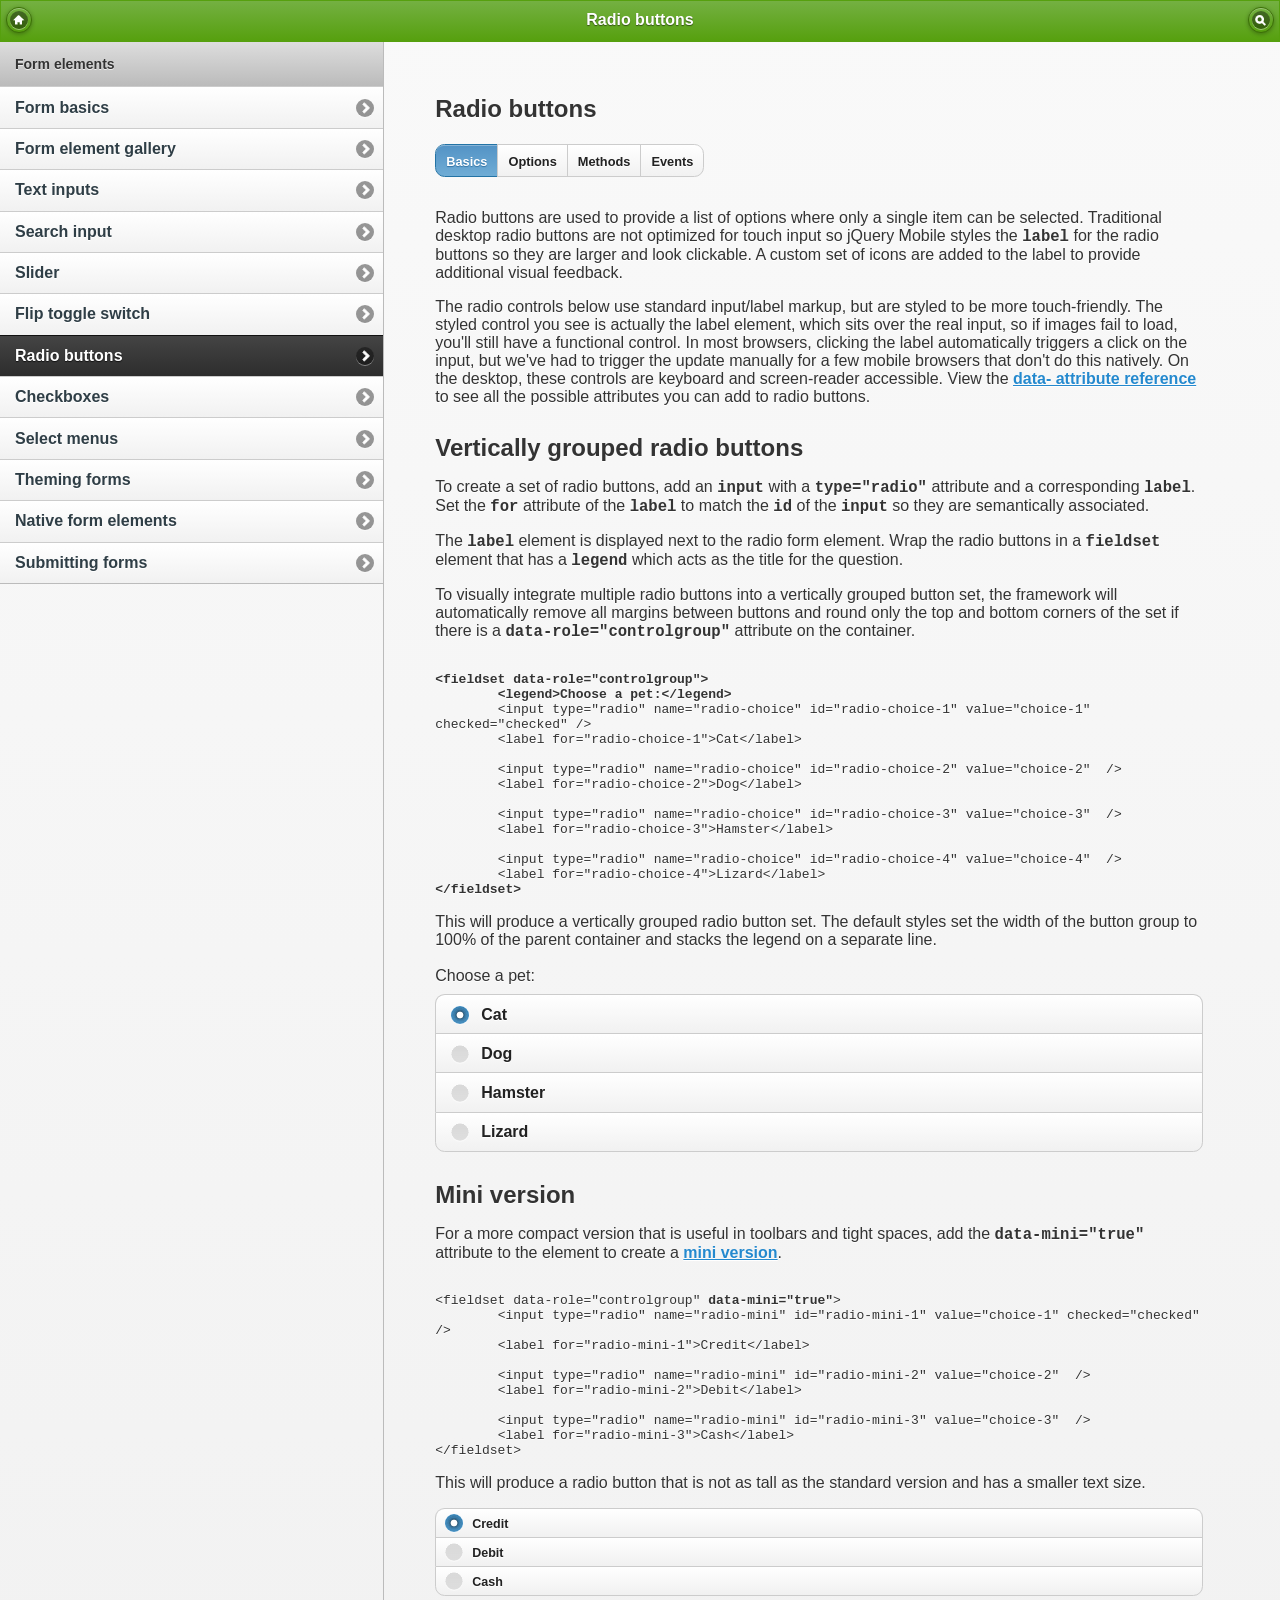
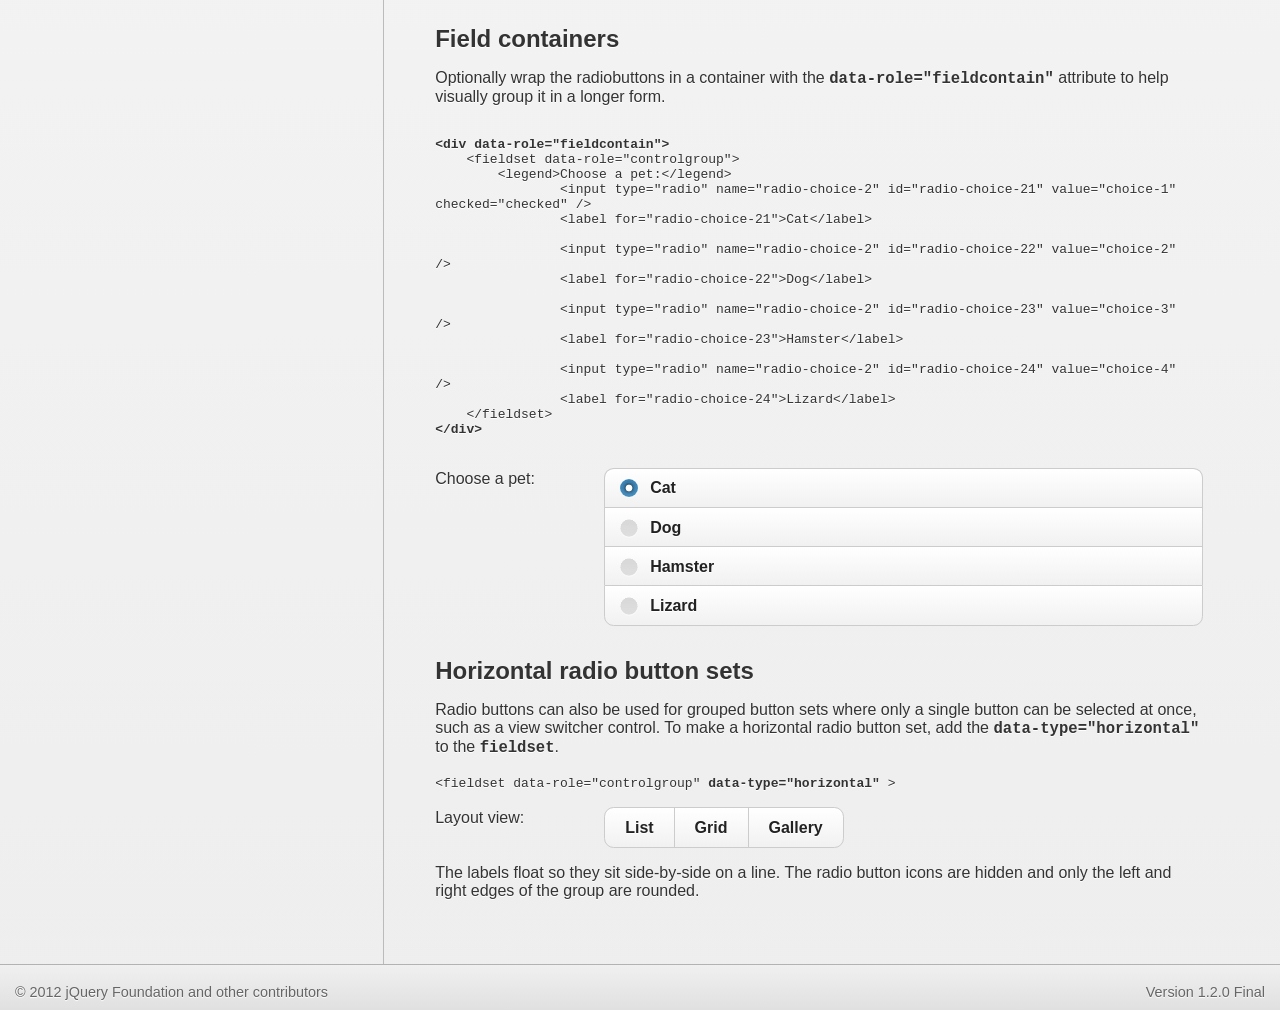
<file: docs/forms/radiobuttons/index.html>
<!DOCTYPE html> 
<html>
	<head>
	<meta charset="utf-8">
	<meta name="viewport" content="width=device-width, initial-scale=1"> 
	<title>jQuery Mobile Docs - Radio Buttons</title> 
	<link rel="stylesheet"  href="../../../css/themes/default/jquery.mobile-1.2.0.css" />
	<link rel="stylesheet" href="../../_assets/css/jqm-docs.css"/> 
	<script src="../../../js/jquery.js"></script>
	<script src="../../../docs/_assets/js/jqm-docs.js"></script>
	<script src="../../../js/jquery.mobile-1.2.0.js"></script>

</head> 
<body> 

	<div data-role="page" class="type-interior">

		<div data-role="header" data-theme="f">
		<h1>Radio buttons</h1>
		<a href="../../../" data-icon="home" data-iconpos="notext" data-direction="reverse">Home</a>
		<a href="../../nav.html" data-icon="search" data-iconpos="notext" data-rel="dialog" data-transition="fade">Search</a>
	</div><!-- /header -->

	<div data-role="content">
		<div class="content-primary">
		
		<form action="#" method="get">

		<h2>Radio buttons</h2>

    <ul data-role="controlgroup" data-type="horizontal" class="localnav">
      <li><a href="index.html" data-role="button" data-transition="fade" class="ui-btn-active">Basics</a></li>
      <li><a href="options.html" data-role="button" data-transition="fade">Options</a></li>
      <li><a href="methods.html" data-role="button" data-transition="fade">Methods</a></li>
      <li><a href="events.html" data-role="button" data-transition="fade">Events</a></li>
    </ul>

		<p>Radio buttons are used to provide a list of options where only a single item can be selected. Traditional desktop radio buttons are not optimized for touch input so jQuery Mobile styles the <code>label</code> for the radio buttons so they are larger and look clickable. A custom set of icons are added to the label to provide additional visual feedback.</p>
		
		<p>The radio controls below use standard input/label markup, but are styled to be more touch-friendly. The styled control you see is actually the label element, which sits over the real input, so if images fail to load, you'll still have a functional control. In most browsers, clicking the label automatically triggers a click on the input, but we've had to trigger the update manually for a few mobile browsers that don't do this natively. On the desktop, these controls are keyboard and screen-reader accessible. View the <a href="../../api/data-attributes.html">data- attribute reference</a> to see all the possible attributes you can add to radio buttons.</p>
		
		<h2>Vertically grouped radio buttons</h2>
		
		<p>To create a set of radio buttons, add an <code>input</code> with a <code>type="radio"</code> attribute and a corresponding <code>label</code>. Set the <code>for</code> attribute of the <code>label</code> to match the <code>id</code> of the <code>input</code> so they are semantically associated.</p>
		
		<p>The <code>label</code> element is displayed next to the radio form element. Wrap the radio buttons in a <code>fieldset</code> element that has a <code>legend</code> which acts as the title for the question.</p>
		
		<p>To visually integrate multiple radio buttons into a vertically grouped button set, the framework will automatically remove all margins between buttons and round only the top and bottom corners of the set if there is a <code> data-role="controlgroup"</code> attribute on the container.</p>
				
<pre><code>	
<strong>&lt;fieldset data-role=&quot;controlgroup&quot;&gt;
	&lt;legend&gt;Choose a pet:&lt;/legend&gt;</strong>
     	&lt;input type=&quot;radio&quot; name=&quot;radio-choice&quot; id=&quot;radio-choice-1&quot; value=&quot;choice-1&quot; checked=&quot;checked&quot; /&gt;
     	&lt;label for=&quot;radio-choice-1&quot;&gt;Cat&lt;/label&gt;

     	&lt;input type=&quot;radio&quot; name=&quot;radio-choice&quot; id=&quot;radio-choice-2&quot; value=&quot;choice-2&quot;  /&gt;
     	&lt;label for=&quot;radio-choice-2&quot;&gt;Dog&lt;/label&gt;

     	&lt;input type=&quot;radio&quot; name=&quot;radio-choice&quot; id=&quot;radio-choice-3&quot; value=&quot;choice-3&quot;  /&gt;
     	&lt;label for=&quot;radio-choice-3&quot;&gt;Hamster&lt;/label&gt;

     	&lt;input type=&quot;radio&quot; name=&quot;radio-choice&quot; id=&quot;radio-choice-4&quot; value=&quot;choice-4&quot;  /&gt;
     	&lt;label for=&quot;radio-choice-4&quot;&gt;Lizard&lt;/label&gt;
<strong>&lt;/fieldset&gt;</strong>
</code></pre>

		
		<p>This will produce a vertically grouped radio button set. The default styles set the width of the button group to 100% of the parent container and stacks the legend on a separate line.</p>
		
		
	    <fieldset data-role="controlgroup">
	    	<legend>Choose a pet:</legend>
	         	<input type="radio" name="radio-pet" id="radio-pet-1a" value="choice-1" checked="checked"  />
	         	<label for="radio-pet-1a">Cat</label>

	         	<input type="radio" name="radio-pet" id="radio-pet-2a" value="choice-2"  />
	         	<label for="radio-pet-2a">Dog</label>

	         	<input type="radio" name="radio-pet" id="radio-pet-3a" value="choice-3"  />
	         	<label for="radio-pet-3a">Hamster</label>

	         	<input type="radio" name="radio-pet" id="radio-pet-4a" value="choice-4"  />
	         	<label for="radio-pet-4a">Lizard</label>
	    </fieldset>

		<h2>Mini version</h2>

		<p>For a more compact version that is useful in toolbars and tight spaces, add the <code>data-mini="true"</code> attribute to the element to create a <a href="../forms-all-mini.html">mini version</a>. </p>

<pre><code>			
&lt;fieldset data-role=&quot;controlgroup&quot; <strong>data-mini=&quot;true&quot;</strong>&gt;
    	&lt;input type=&quot;radio&quot; name=&quot;radio-mini&quot; id=&quot;radio-mini-1&quot; value=&quot;choice-1&quot; checked=&quot;checked&quot; /&gt;
    	&lt;label for=&quot;radio-mini-1&quot;&gt;Credit&lt;/label&gt;

	&lt;input type=&quot;radio&quot; name=&quot;radio-mini&quot; id=&quot;radio-mini-2&quot; value=&quot;choice-2&quot;  /&gt;
    	&lt;label for=&quot;radio-mini-2&quot;&gt;Debit&lt;/label&gt;
    	
    	&lt;input type=&quot;radio&quot; name=&quot;radio-mini&quot; id=&quot;radio-mini-3&quot; value=&quot;choice-3&quot;  /&gt;
    	&lt;label for=&quot;radio-mini-3&quot;&gt;Cash&lt;/label&gt;
&lt;/fieldset&gt;
</code></pre>

		<p>This will produce a radio button that is not as tall as the standard version and has a smaller text size.</p>
		
		<fieldset data-role="controlgroup" data-mini="true">
	         	<input type="radio" name="radio-mini" id="radio-mini-1" value="choice-1" checked="checked" />
	         	<label for="radio-mini-1">Credit</label>
	         	<input type="radio" name="radio-mini" id="radio-mini-2" value="choice-2"  />
	         	<label for="radio-mini-2">Debit</label>
	         	<input type="radio" name="radio-mini" id="radio-mini-3" value="choice-3"  />
	         	<label for="radio-mini-3">Cash</label>
	    </fieldset>
		
		<h2>Field containers</h2>
		
		<p>Optionally wrap the radiobuttons in a container with the <code>data-role="fieldcontain"</code> attribute to help visually group it in a longer form.</p>
	<pre><code>	
<strong>&lt;div data-role=&quot;fieldcontain&quot;&gt;</strong>
    &lt;fieldset data-role=&quot;controlgroup&quot;&gt;
    	&lt;legend&gt;Choose a pet:&lt;/legend&gt;
         	&lt;input type=&quot;radio&quot; name=&quot;radio-choice-2&quot; id=&quot;radio-choice-21&quot; value=&quot;choice-1&quot; checked=&quot;checked&quot; /&gt;
         	&lt;label for=&quot;radio-choice-21&quot;&gt;Cat&lt;/label&gt;

         	&lt;input type=&quot;radio&quot; name=&quot;radio-choice-2&quot; id=&quot;radio-choice-22&quot; value=&quot;choice-2&quot;  /&gt;
         	&lt;label for=&quot;radio-choice-22&quot;&gt;Dog&lt;/label&gt;

         	&lt;input type=&quot;radio&quot; name=&quot;radio-choice-2&quot; id=&quot;radio-choice-23&quot; value=&quot;choice-3&quot;  /&gt;
         	&lt;label for=&quot;radio-choice-23&quot;&gt;Hamster&lt;/label&gt;

         	&lt;input type=&quot;radio&quot; name=&quot;radio-choice-2&quot; id=&quot;radio-choice-24&quot; value=&quot;choice-4&quot;  /&gt;
         	&lt;label for=&quot;radio-choice-24&quot;&gt;Lizard&lt;/label&gt;
    &lt;/fieldset&gt;
<strong>&lt;/div&gt;
</strong>	</code></pre>

		<div data-role="fieldcontain">
		    <fieldset data-role="controlgroup">
		    	<legend>Choose a pet:</legend>
		         	<input type="radio" name="radio-pet-1" id="radio-pet-1" value="choice-1" checked="checked"  />
		         	<label for="radio-pet-1">Cat</label>

		         	<input type="radio" name="radio-pet-1" id="radio-pet-2" value="choice-2"  />
		         	<label for="radio-pet-2">Dog</label>

		         	<input type="radio" name="radio-pet-1" id="radio-pet-3" value="choice-3"  />
		         	<label for="radio-pet-3">Hamster</label>

		         	<input type="radio" name="radio-pet-1" id="radio-pet-4" value="choice-4"  />
		         	<label for="radio-pet-4">Lizard</label>
		    </fieldset>
		</div>
			<h2>Horizontal radio button sets</h2>

			<p>Radio buttons can also be used for grouped button sets where only a single button can be selected at once, such as a view switcher control. To make a horizontal radio button set, add the <code> data-type="horizontal"</code> to the <code>fieldset</code>.</p>

	<code>
	&lt;fieldset data-role=&quot;controlgroup&quot; <strong>data-type=&quot;horizontal&quot;</strong> &gt;
	</code>

	<div data-role="fieldcontain">
	    <fieldset data-role="controlgroup" data-type="horizontal">
	     	<legend>Layout view:</legend>
	         	<input type="radio" name="radio-view" id="radio-view-a" value="list"  />
	         	<label for="radio-view-a">List</label>
	         	<input type="radio" name="radio-view" id="radio-view-b" value="grid"  />
	         	<label for="radio-view-b">Grid</label>
	         	<input type="radio" name="radio-view" id="radio-view-c" value="gallery"  />
	         	<label for="radio-view-c">Gallery</label>
	    </fieldset>
	</div>

				<p>The labels float so they sit side-by-side on a line. The radio button icons are hidden and only the left and right edges of the group are rounded.</p>
				

	



	</form>
	
	</div><!--/content-primary -->		
	
	<div class="content-secondary">
		
		<div data-role="collapsible" data-collapsed="true" data-theme="b" data-content-theme="d">
			
				<h3>More in this section</h3>
				
				<ul data-role="listview" data-theme="c" data-dividertheme="d">
				
					<li data-role="list-divider">Form elements</li>
					<li><a href="../docs-forms.html">Form basics</a></li>
					<li><a href="../forms-all.html">Form element gallery</a></li>
					<li><a href="../textinputs/index.html">Text inputs</a></li>
					<li><a href="../search/">Search input</a></li>
					<li><a href="../slider/">Slider</a></li>
					<li><a href="../switch/">Flip toggle switch</a></li>
					<li data-theme="a"><a href="index.html">Radio buttons</a></li>
					<li><a href="../checkboxes/">Checkboxes</a></li>
					<li><a href="../selects/">Select menus</a></li>
					<li><a href="../forms-themes.html">Theming forms</a></li>
					<li><a href="../forms-all-native.html">Native form elements</a></li>
					<li><a href="../forms-sample.html">Submitting forms</a></li>
					
	
				</ul>
		</div>
	</div>		

</div><!-- /content -->

<div data-role="footer" class="footer-docs" data-theme="c">
		<p class="jqm-version"></p>
		<p>&copy; 2012 jQuery Foundation and other contributors</p>
</div>
	
</div><!-- /page -->

</body>
</html>
</file>
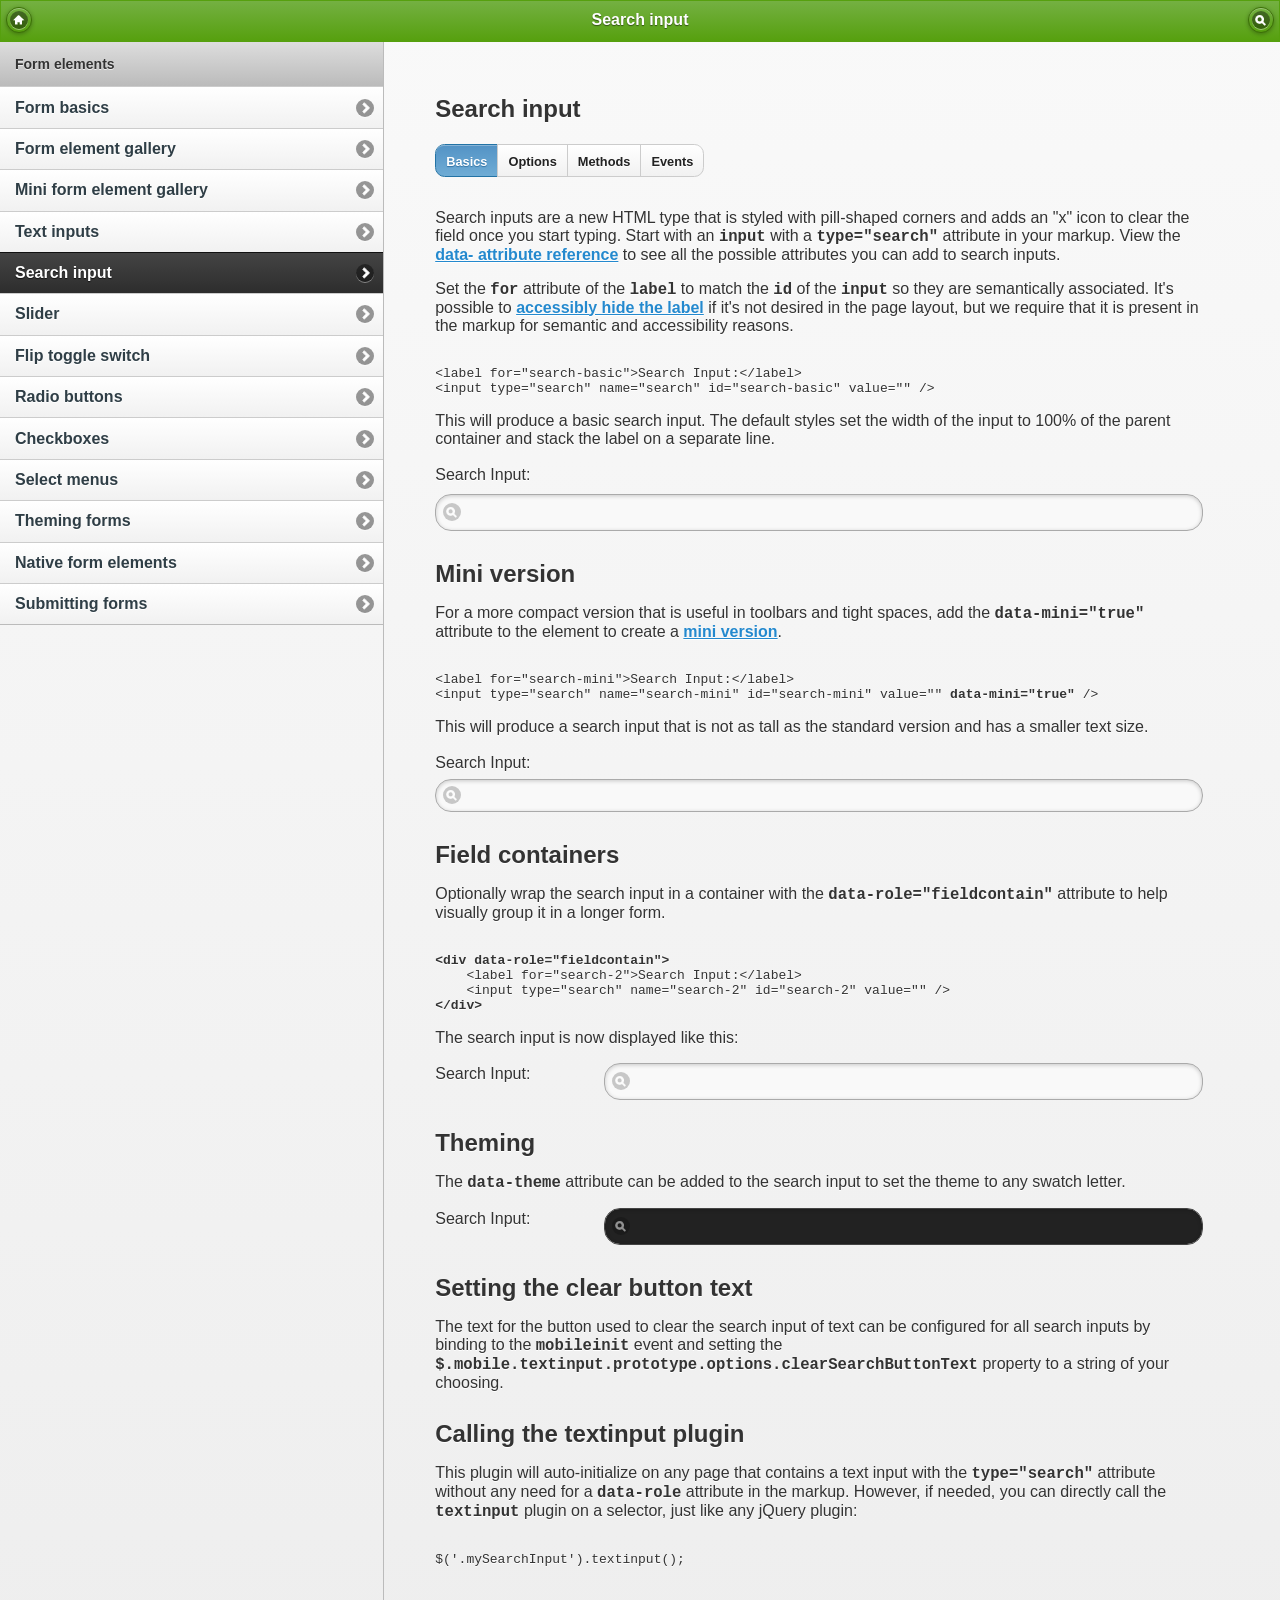
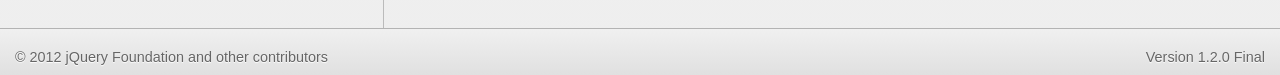
<file: docs/forms/search/index.html>
<!DOCTYPE html> 
<html>
	<head>
	<meta charset="utf-8">
	<meta name="viewport" content="width=device-width, initial-scale=1"> 
	<title>jQuery Mobile Docs - Search input</title> 
	<link rel="stylesheet"  href="../../../css/themes/default/jquery.mobile-1.2.0.css" />
	<link rel="stylesheet" href="../../_assets/css/jqm-docs.css"/>
	<script src="../../../js/jquery.js"></script>
	<script src="../../../docs/_assets/js/jqm-docs.js"></script>
	<script src="../../../js/jquery.mobile-1.2.0.js"></script>

</head> 
<body> 

	<div data-role="page" class="type-interior">

		<div data-role="header" data-theme="f">
		<h1>Search input</h1>
		<a href="../../../" data-icon="home" data-iconpos="notext" data-direction="reverse">Home</a>
		<a href="../../nav.html" data-icon="search" data-iconpos="notext" data-rel="dialog" data-transition="fade">Search</a>
	</div><!-- /header -->

	<div data-role="content">
		<div class="content-primary">
		
		<form action="#" method="get">

			<h2>Search input</h2>
			
			<ul data-role="controlgroup" data-type="horizontal" class="localnav">
				<li><a href="index.html" data-role="button" data-transition="fade" class="ui-btn-active">Basics</a></li>
				<li><a href="options.html" data-role="button" data-transition="fade">Options</a></li>
				<li><a href="methods.html" data-role="button" data-transition="fade">Methods</a></li>
				<li><a href="events.html" data-role="button" data-transition="fade">Events</a></li>
			</ul>

			<p>Search inputs are a new HTML type that is styled with pill-shaped corners and adds an "x" icon to clear the field once you start typing. Start with an <code>input</code> with a <code>type="search"</code> attribute in your markup. View the <a href="../../api/data-attributes.html">data- attribute reference</a> to see all the possible attributes you can add to search inputs.</p>
			
			<p>Set the <code>for</code> attribute of the <code>label</code> to match the <code>id</code> of the <code>input</code> so they are semantically associated. It's possible to <a href="../docs-forms.html">accessibly hide the label</a> if it's not desired in the page layout, but we require that it is present in the markup for semantic and accessibility reasons.</p>
				
<pre><code>	
&lt;label for=&quot;search-basic&quot;&gt;Search Input:&lt;/label&gt;
&lt;input type=&quot;search&quot; name=&quot;search&quot; id=&quot;search-basic&quot; value=&quot;&quot; /&gt;
</code></pre>	

				<p>This will produce a basic search input. The default styles set the width of the input to 100% of the parent container and stack the label on a separate line.</p>
		         <label for="search-basic">Search Input:</label>
				 <input type="search" name="search" id="search-basic" value="" />
		        
				<h2>Mini version</h2>

				<p>For a more compact version that is useful in toolbars and tight spaces, add the <code>data-mini="true"</code> attribute to the element to create a <a href="../forms-all-mini.html">mini version</a>. </p>

<pre><code>	
&lt;label for=&quot;search-mini&quot;&gt;Search Input:&lt;/label&gt;
&lt;input type=&quot;search&quot; name=&quot;search-mini&quot; id=&quot;search-mini&quot; value=&quot;&quot; <strong>data-mini=&quot;true&quot;</strong> /&gt;
</code></pre>

				<p>This will produce a search input that is not as tall as the standard version and has a smaller text size.</p>
		         <label for="search-mini">Search Input:</label>
				 <input type="search" name="search-mini" id="search-mini" value="" data-mini="true" />

				<h2>Field containers</h2>
				
				 <p>Optionally wrap the search input in a container with the <code>data-role="fieldcontain"</code> attribute to help visually group it in a longer form.</p>

<pre><code>	
<strong>&lt;div data-role=&quot;fieldcontain&quot;&gt;
</strong>    &lt;label for=&quot;search-2&quot;&gt;Search Input:&lt;/label&gt;
    &lt;input type=&quot;search&quot; name=&quot;search-2&quot; id=&quot;search-2&quot; value=&quot;&quot; /&gt;
<strong>&lt;/div&gt;
</strong></code></pre>	
			 
			<p>The search input is now displayed like this:</p>
			<div data-role="fieldcontain">
	         <label for="search-2">Search Input:</label>
	         <input type="search" name="search-2" id="search-2" value="" />
			</div>

			<h2>Theming</h2>
			<p>The <code>data-theme</code> attribute can be added to the search input to set the theme to any swatch letter.</p>
			<div data-role="fieldcontain">
	         <label for="search-3">Search Input:</label>
	         <input type="search" name="search-3" id="search-3" value="" data-theme="a" />
			</div>

			<h2>Setting the clear button text</h2>
			<p>The text for the button used to clear the search input of text can be configured for all search inputs by binding to the <code>mobileinit</code> event and setting the <code>$.mobile.textinput.prototype.options.clearSearchButtonText</code> property to a string of your choosing.</p>
			
			<h2>Calling the textinput plugin</h2>

<p>This plugin will auto-initialize on any page that contains a text input with the <code>type="search"</code> attribute without any need for a <code>data-role</code> attribute in the markup. However, if needed, you can directly call the <code>textinput</code> plugin on a selector, just like any jQuery plugin:</p>
<pre><code>
$('.mySearchInput').textinput();			
</code></pre>
			

	</form>
	
	</div><!--/content-primary -->		
	
	<div class="content-secondary">
		
		<div data-role="collapsible" data-collapsed="true" data-theme="b" data-content-theme="d">
			
				<h3>More in this section</h3>
				
				<ul data-role="listview" data-theme="c" data-dividertheme="d">
				
					<li data-role="list-divider">Form elements</li>
					<li><a href="../docs-forms.html">Form basics</a></li>
					<li><a href="../forms-all.html">Form element gallery</a></li>
					<li><a href="../forms-all-mini.html">Mini form element gallery</a></li>
					<li><a href="../textinputs/index.html">Text inputs</a></li>
					<li data-theme="a"><a href="index.html">Search input</a></li>
					<li><a href="../slider/">Slider</a></li>
					<li><a href="../switch/">Flip toggle switch</a></li>
					<li><a href="../radiobuttons/">Radio buttons</a></li>
					<li><a href="../checkboxes/">Checkboxes</a></li>
					<li><a href="../selects/">Select menus</a></li>
					<li><a href="../forms-themes.html">Theming forms</a></li>
					<li><a href="../forms-all-native.html">Native form elements</a></li>
					<li><a href="../forms-sample.html">Submitting forms</a></li>
					
	
				</ul>
		</div>
	</div>		

</div><!-- /content -->

<div data-role="footer" class="footer-docs" data-theme="c">
		<p class="jqm-version"></p>
		<p>&copy; 2012 jQuery Foundation and other contributors</p>
</div>
	
</div><!-- /page -->

</body>
</html>
</file>
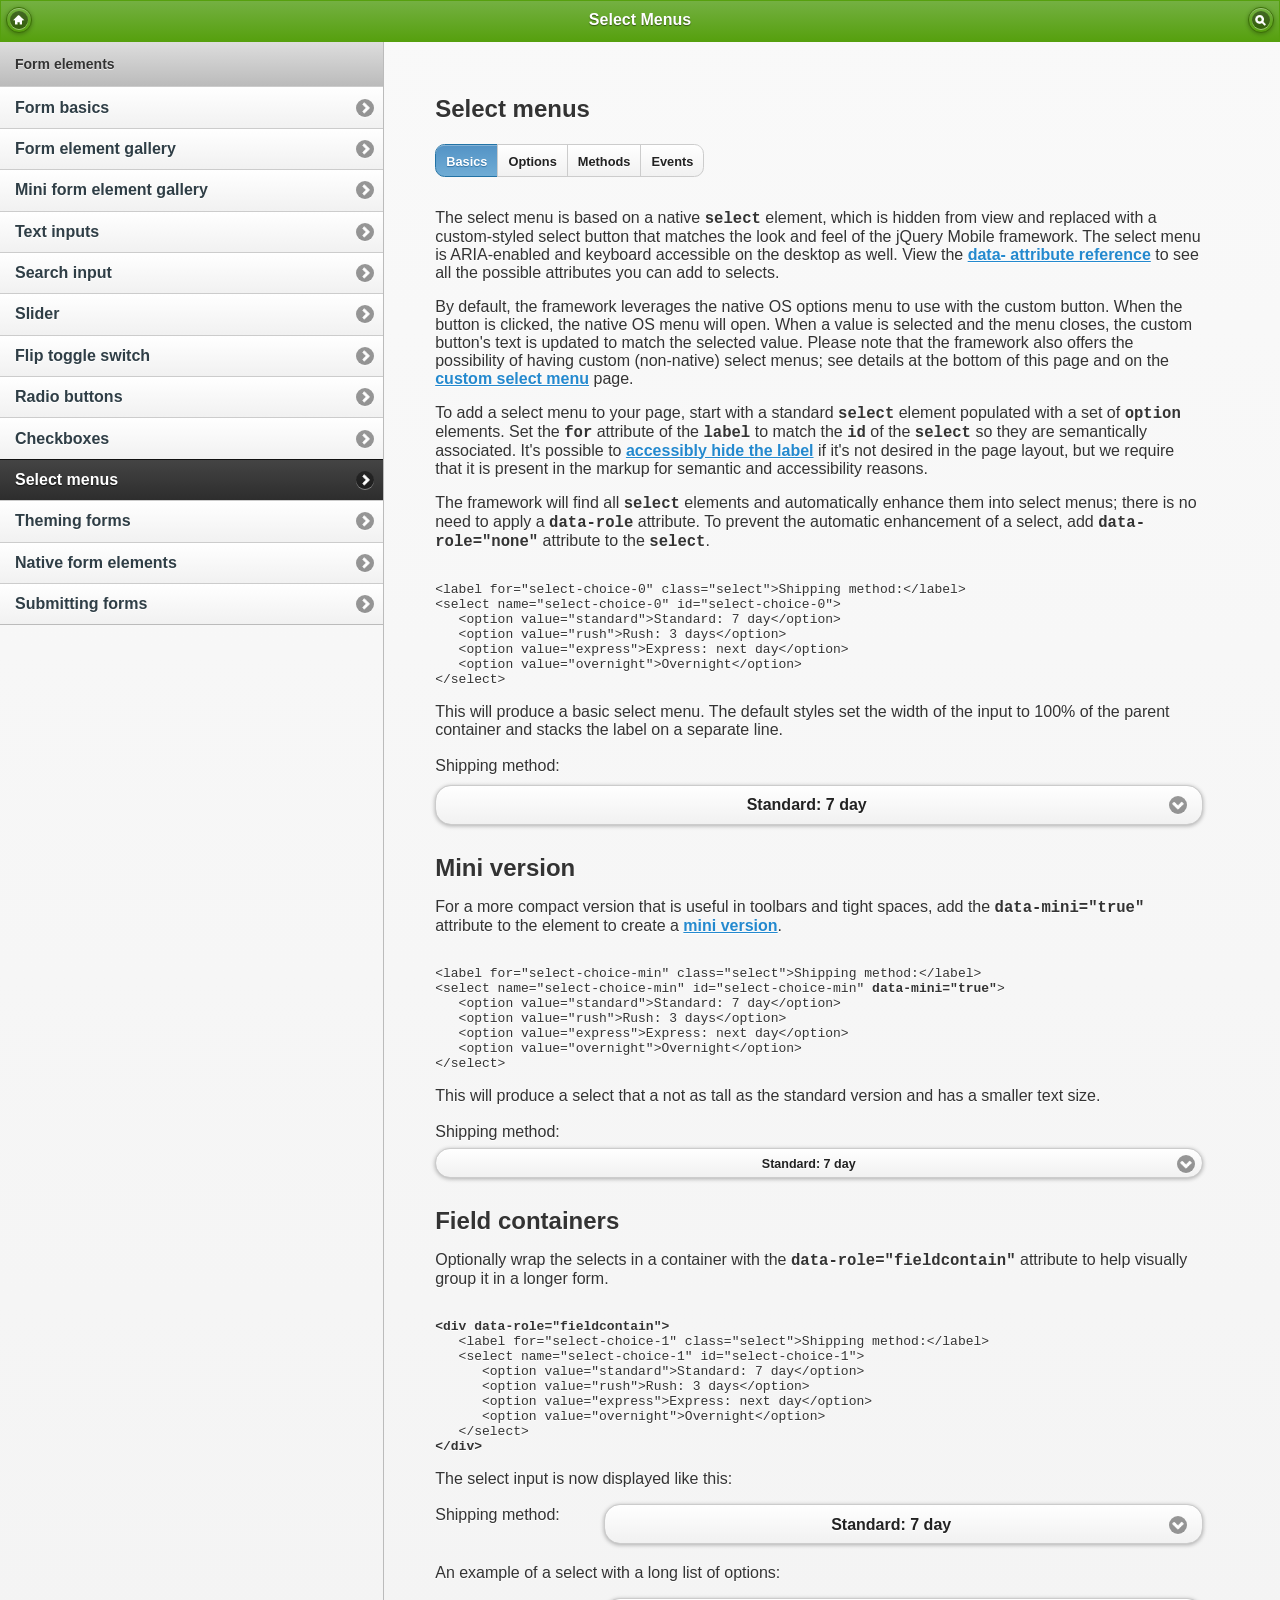
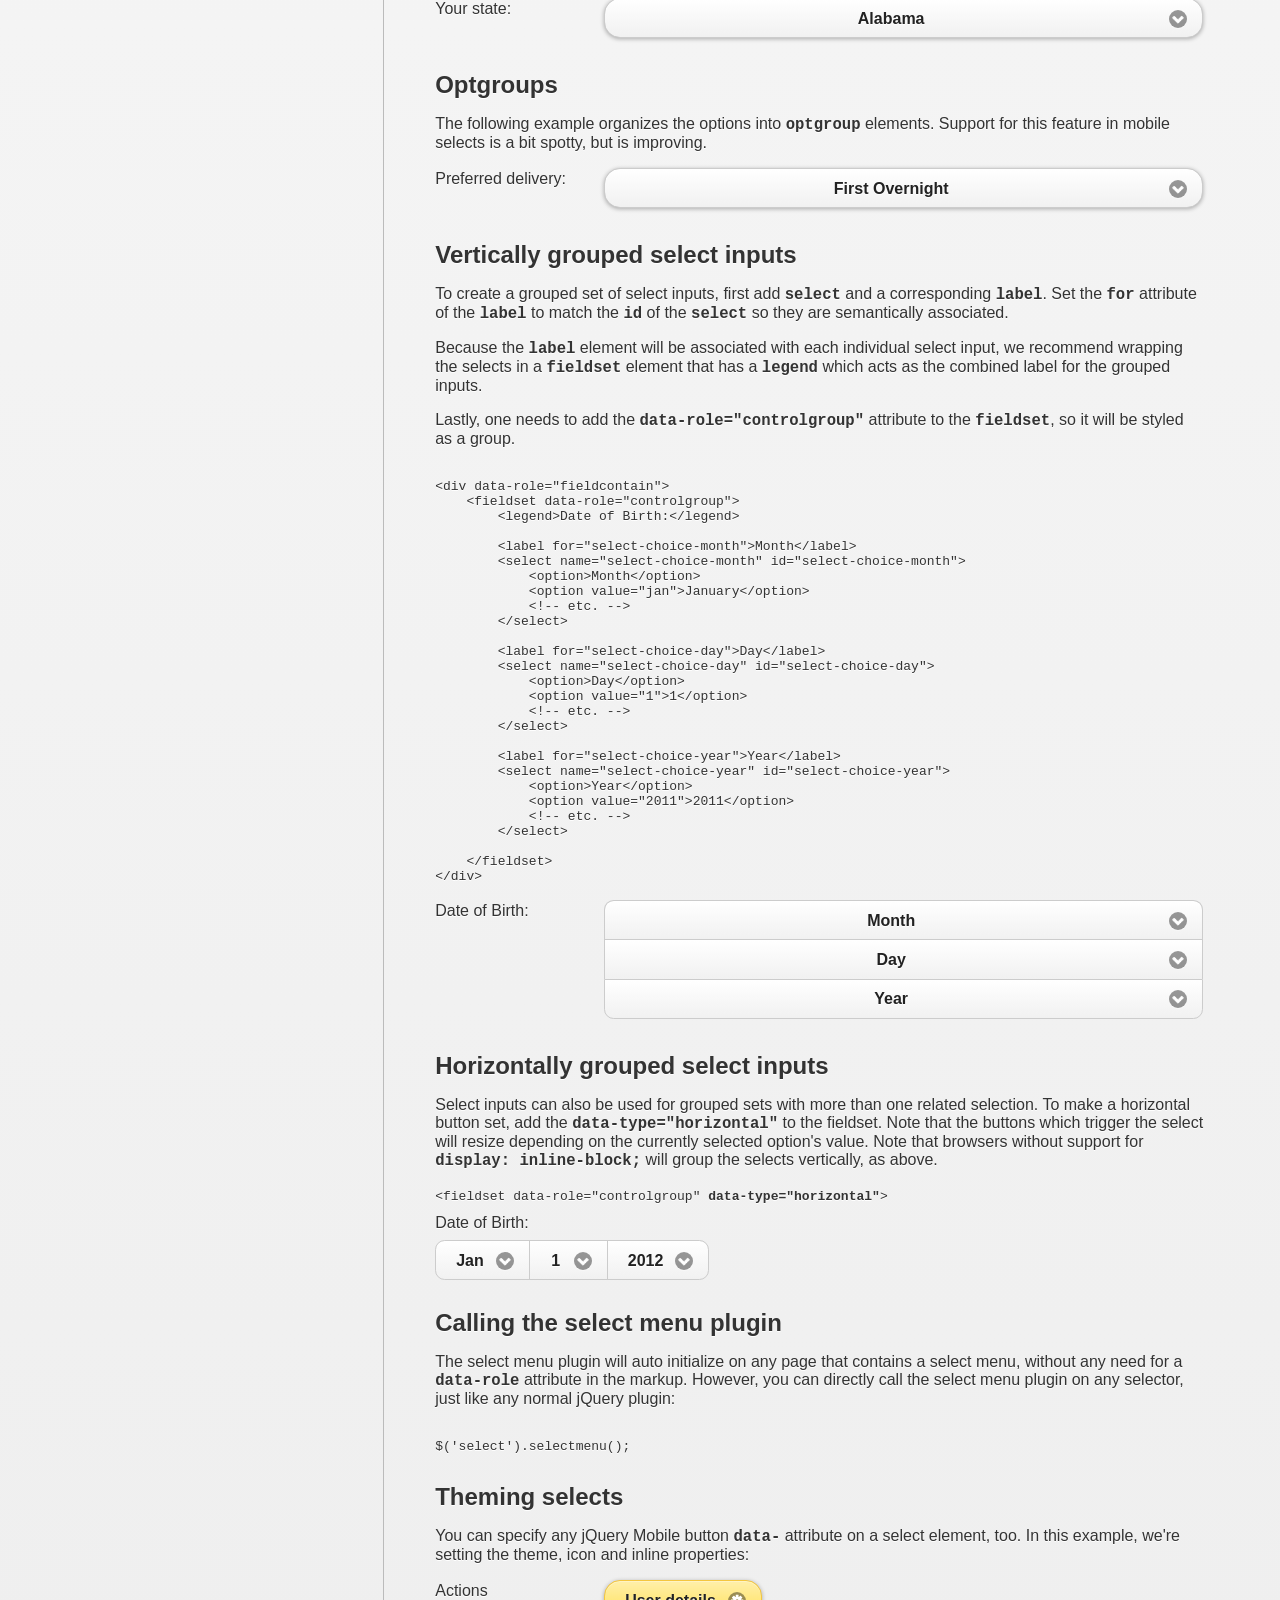
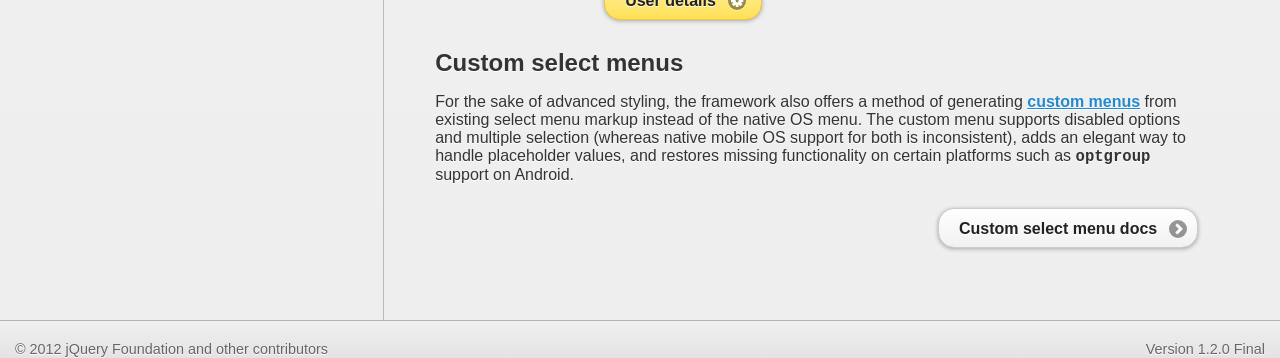
<file: docs/forms/selects/index.html>
<!DOCTYPE html>
<html>
	<head>
	<meta charset="utf-8">
	<meta name="viewport" content="width=device-width, initial-scale=1">
	<title>jQuery Mobile Docs - Select</title>
	<link rel="stylesheet"  href="../../../css/themes/default/jquery.mobile-1.2.0.css" />
	<link rel="stylesheet" href="../../_assets/css/jqm-docs.css"/>
	<script src="../../../js/jquery.js"></script>
	<script src="../../../docs/_assets/js/jqm-docs.js"></script>
	<script src="../../../js/jquery.mobile-1.2.0.js"></script>

</head>
<body>

	<div data-role="page" class="type-interior">

		<div data-role="header" data-theme="f">
		<h1>Select Menus</h1>
		<a href="../../../" data-icon="home" data-iconpos="notext" data-direction="reverse">Home</a>
		<a href="../../nav.html" data-icon="search" data-iconpos="notext" data-rel="dialog" data-transition="fade">Search</a>
	</div><!-- /header -->

	<div data-role="content">
		<div class="content-primary">

		<form action="#" method="get">

			<h2>Select menus</h2>
			
			<ul data-role="controlgroup" data-type="horizontal" class="localnav">
				<li><a href="index.html" data-role="button" data-transition="fade" class="ui-btn-active">Basics</a></li>
				<li><a href="options.html" data-role="button" data-transition="fade">Options</a></li>
				<li><a href="methods.html" data-role="button" data-transition="fade">Methods</a></li>
				<li><a href="events.html" data-role="button" data-transition="fade">Events</a></li>
			</ul>
			
			<p>The select menu is based on a native <code>select</code> element, which is hidden from view and replaced with a custom-styled select button that matches the look and feel of the jQuery Mobile framework. The select menu is ARIA-enabled and keyboard accessible on the desktop as well. View the <a href="../../api/data-attributes.html">data- attribute reference</a> to see all the possible attributes you can add to selects.</p>
			
			<p>By default, the framework leverages the native OS options menu to use with the custom button. When the button is clicked, the native OS menu will open. When a value is selected and the menu closes, the custom button's text is updated to match the selected value. Please note that the framework also offers the possibility of having custom (non-native) select menus; see details at the bottom of this page and on the <a href="custom.html"> custom select menu</a> page.</p>

			<p>To add a select menu to your page, start with a standard <code>select</code> element populated with a set of <code>option</code> elements. Set the <code>for</code> attribute of the <code>label</code> to match the <code>id</code> of the <code>select</code> so they are semantically associated. It's possible to <a href="../docs-forms.html">accessibly hide the label</a> if it's not desired in the page layout, but we require that it is present in the markup for semantic and accessibility reasons.</p>
			
			<p>The framework will find all <code>select</code> elements and automatically enhance them into select menus; there is no need to apply a <code>data-role</code> attribute. To prevent the automatic enhancement of a select, add  <code>data-role="none"</code> attribute to the <code>select</code>.</p>
			
<pre><code>
&lt;label for=&quot;select-choice-0&quot; class=&quot;select&quot;&gt;Shipping method:&lt;/label&gt;
&lt;select name=&quot;select-choice-0&quot; id=&quot;select-choice-0&quot;&gt;
   &lt;option value=&quot;standard&quot;&gt;Standard: 7 day&lt;/option&gt;
   &lt;option value=&quot;rush&quot;&gt;Rush: 3 days&lt;/option&gt;
   &lt;option value=&quot;express&quot;&gt;Express: next day&lt;/option&gt;
   &lt;option value=&quot;overnight&quot;&gt;Overnight&lt;/option&gt;
&lt;/select&gt;
</code></pre>

			<p>This will produce a basic select menu. The default styles set the width of the input to 100% of the parent container and stacks the label on a separate line.</p>

			<label for="select-choice-0" class="select">Shipping method:</label>
			<select name="select-choice-0" id="select-choice-0">
				<option value="standard">Standard: 7 day</option>
				<option value="rush">Rush: 3 days</option>
				<option value="express">Express: next day</option>
				<option value="overnight">Overnight</option>
			</select>

			<h2>Mini version</h2>

			<p>For a more compact version that is useful in toolbars and tight spaces, add the <code>data-mini="true"</code> attribute to the element to create a <a href="../forms-all-mini.html">mini version</a>. </p>

<pre><code>	
&lt;label for=&quot;select-choice-min&quot; class=&quot;select&quot;&gt;Shipping method:&lt;/label&gt;
&lt;select name=&quot;select-choice-min&quot; id=&quot;select-choice-min&quot; <strong>data-mini=&quot;true&quot;</strong>&gt;
   &lt;option value=&quot;standard&quot;&gt;Standard: 7 day&lt;/option&gt;
   &lt;option value=&quot;rush&quot;&gt;Rush: 3 days&lt;/option&gt;
   &lt;option value=&quot;express&quot;&gt;Express: next day&lt;/option&gt;
   &lt;option value=&quot;overnight&quot;&gt;Overnight&lt;/option&gt;
&lt;/select&gt; 
</code></pre>
			
			<p>This will produce a select that a not as tall as the standard version and has a smaller text size.</p>
			<label for="select-choice-min" class="select">Shipping method:</label>
			<select name="select-choice-min" id="select-choice-min" data-mini="true">
				<option value="standard">Standard: 7 day</option>
				<option value="rush">Rush: 3 days</option>
				<option value="express">Express: next day</option>
				<option value="overnight">Overnight</option>
			</select>

			<h2>Field containers</h2>
			<p>Optionally wrap the selects in a container with the <code>data-role="fieldcontain"</code> attribute to help visually group it in a longer form.</p>
<pre><code>
<strong>&lt;div data-role=&quot;fieldcontain&quot;&gt;
</strong>   &lt;label for=&quot;select-choice-1&quot; class=&quot;select&quot;&gt;Shipping method:&lt;/label&gt;
   &lt;select name=&quot;select-choice-1&quot; id=&quot;select-choice-1&quot;&gt;
      &lt;option value=&quot;standard&quot;&gt;Standard: 7 day&lt;/option&gt;
      &lt;option value=&quot;rush&quot;&gt;Rush: 3 days&lt;/option&gt;
      &lt;option value=&quot;express&quot;&gt;Express: next day&lt;/option&gt;
      &lt;option value=&quot;overnight&quot;&gt;Overnight&lt;/option&gt;
   &lt;/select&gt;
<strong>&lt;/div&gt;
</strong></code></pre>

			<p>The select input is now displayed like this:</p>


<div data-role="fieldcontain">
	<label for="select-choice-1" class="select">Shipping method:</label>
	<select name="select-choice-1" id="select-choice-1">
		<option value="standard">Standard: 7 day</option>
		<option value="rush">Rush: 3 days</option>
		<option value="express">Express: next day</option>
		<option value="overnight">Overnight</option>
	</select>
</div>

<p>An example of a select with a long list of options:</p>

<div data-role="fieldcontain">
	<label for="select-choice-2" class="select">Your state:</label>
	<select name="select-choice-2" id="select-choice-2">
		<option value="AL">Alabama</option>
		<option value="AK">Alaska</option>
		<option value="AZ">Arizona</option>
		<option value="AR">Arkansas</option>
		<option value="CA">California</option>
		<option value="CO">Colorado</option>
		<option value="CT">Connecticut</option>
		<option value="DE">Delaware</option>
		<option value="FL">Florida</option>
		<option value="GA">Georgia</option>
		<option value="HI">Hawaii</option>
		<option value="ID">Idaho</option>
		<option value="IL">Illinois</option>
		<option value="IN">Indiana</option>
		<option value="IA">Iowa</option>
		<option value="KS">Kansas</option>
		<option value="KY">Kentucky</option>
		<option value="LA">Louisiana</option>
		<option value="ME">Maine</option>
		<option value="MD">Maryland</option>
		<option value="MA">Massachusetts</option>
		<option value="MI">Michigan</option>
		<option value="MN">Minnesota</option>
		<option value="MS">Mississippi</option>
		<option value="MO">Missouri</option>
		<option value="MT">Montana</option>
		<option value="NE">Nebraska</option>
		<option value="NV">Nevada</option>
		<option value="NH">New Hampshire</option>
		<option value="NJ">New Jersey</option>
		<option value="NM">New Mexico</option>
		<option value="NY">New York</option>
		<option value="NC">North Carolina</option>
		<option value="ND">North Dakota</option>
		<option value="OH">Ohio</option>
		<option value="OK">Oklahoma</option>
		<option value="OR">Oregon</option>
		<option value="PA">Pennsylvania</option>
		<option value="RI">Rhode Island</option>
		<option value="SC">South Carolina</option>
		<option value="SD">South Dakota</option>
		<option value="TN">Tennessee</option>
		<option value="TX">Texas</option>
		<option value="UT">Utah</option>
		<option value="VT">Vermont</option>
		<option value="VA">Virginia</option>
		<option value="WA">Washington</option>
		<option value="WV">West Virginia</option>
		<option value="WI">Wisconsin</option>
		<option value="WY">Wyoming</option>
	</select>
</div>

<h2>Optgroups</h2>
<p>The following example organizes the options into <code>optgroup</code> elements. Support for this feature in mobile selects is a bit spotty, but is improving.</p>

<div data-role="fieldcontain">
	<label for="select-choice-nc" class="select">Preferred delivery:</label>
	<select name="select-choice-8" id="select-choice-nc">
		<optgroup label="FedEx">
			<option value="firstOvernight">First Overnight</option>
			<option value="expressSaver">Express Saver</option>
			<option value="ground">Ground</option>
		</optgroup>
		<optgroup label="UPS">
			<option value="firstOvernight">First Overnight</option>
			<option value="expressSaver">Express Saver</option>
			<option value="ground">Ground</option>
		</optgroup>
		<optgroup label="US Mail">
			<option value="standard">Standard: 7 day</option>
			<option value="rush">Rush: 3 days</option>
			<option value="express">Express: next day (disabled)</option>
			<option value="overnight">Overnight</option>
		</optgroup>
	</select>
</div>



<h2>Vertically grouped select inputs</h2>

<p>To create a grouped set of select inputs, first add <code>select</code> and a corresponding <code>label</code>. Set the <code>for</code> attribute of the <code>label</code> to match the <code>id</code> of the <code>select</code> so they are semantically associated.</p>

<p>Because the <code>label</code> element will be associated with each individual select input, we recommend wrapping the selects in a <code>fieldset</code> element that has a <code>legend</code> which acts as the combined label for the grouped inputs.</p>

<p>Lastly, one needs to add the <code>data-role="controlgroup"</code> attribute to the <code>fieldset</code>, so it will be styled as a group.</p>
			
<pre><code>	
&lt;div data-role=&quot;fieldcontain&quot;&gt;
    &lt;fieldset data-role=&quot;controlgroup&quot;&gt;
        &lt;legend&gt;Date of Birth:&lt;/legend&gt;
    
        &lt;label for="select-choice-month">Month&lt;/label&gt;
        &lt;select name="select-choice-month" id="select-choice-month"&gt;
            &lt;option&gt;Month&lt;/option&gt;
            &lt;option value="jan"&gt;January&lt;/option&gt;
            &lt;!-- etc. --&gt;
        &lt;/select&gt;
    
        &lt;label for="select-choice-day">Day&lt;/label&gt;
        &lt;select name="select-choice-day" id="select-choice-day"&gt;
            &lt;option&gt;Day&lt;/option&gt;
            &lt;option value="1"&gt;1&lt;/option&gt;
            &lt;!-- etc. --&gt;
        &lt;/select&gt;
    
        &lt;label for="select-choice-year">Year&lt;/label&gt;
        &lt;select name="select-choice-year" id="select-choice-year"&gt;
            &lt;option&gt;Year&lt;/option&gt;
            &lt;option value="2011"&gt;2011&lt;/option&gt;
            &lt;!-- etc. --&gt;
        &lt;/select&gt;
        
    &lt;/fieldset&gt;
&lt;/div&gt;
</code></pre>

	<div data-role="fieldcontain">
        <fieldset data-role="controlgroup">
            <legend>Date of Birth:</legend>
            
            <label for="select-choice-month">Month</label>
            <select name="select-choice-month" id="select-choice-month">
                <option>Month</option>
                <option value="jan">January</option>
                <option value="dec">December</option>
                <option value="feb">February</option>
                <option value="mar">March</option>
                <option value="apr">April</option>
                <option value="may">May</option>
                <option value="jun">June</option>
                <option value="jul">July</option>
                <option value="aug">August</option>
                <option value="sep">September</option>
                <option value="oct">October</option>
                <option value="nov">November</option>
                <option value="dec">December</option>
            </select>
    
            <label for="select-choice-day">Day</label>
            <select name="select-choice-day" id="select-choice-day">
                <option>Day</option>
                <option value="1">1</option>
                <option value="2">2</option>
                <option value="3">3</option>
                <option value="4">4</option>
                <option value="5">5</option>
                <option value="6">6</option>
                <option value="7">7</option>
            </select>
    
            <label for="select-choice-year">Year</label>
            <select name="select-choice-year" id="select-choice-year">
                <option>Year</option>
                <option value="2011">2011</option>
                <option value="2010">2010</option>
                <option value="2009">2009</option>
                <option value="2008">2008</option>
                <option value="2007">2007</option>
                <option value="2006">2006</option>
                <option value="2005">2005</option>
                <option value="2004">2004</option>
            </select>
        </fieldset>
	</div>

<h2>Horizontally grouped select inputs</h2>
<p>Select inputs can also be used for grouped sets with more than one related selection. To make a horizontal button set, add the <code>data-type="horizontal"</code> to the fieldset. Note that the buttons which trigger the select will resize depending on the currently selected option's value. Note that browsers without support for <code>display: inline-block;</code> will group the selects vertically, as above.</p>

<code>
&lt;fieldset data-role="controlgroup" <strong>data-type="horizontal"</strong>&gt;
</code>

	<fieldset data-role="controlgroup" data-type="horizontal">
		<legend>Date of Birth:</legend>
		
		<label for="select-choice-month">Month</label>
		<select name="select-choice-month" id="select-choice-month">
			<option value="jan">Jan</option>
			<option value="dec">Dec</option>
			<option value="feb">Feb</option>
			<option value="mar">Mar</option>
			<option value="apr">Apr</option>
			<option value="may">May</option>
			<option value="jun">Jun</option>
			<option value="jul">Jul</option>
			<option value="aug">Aug</option>
			<option value="sep">Sep</option>
			<option value="oct">Oct</option>
			<option value="nov">Nov</option>
			<option value="dec">Dec</option>
		</select>

		<label for="select-choice-day">Day</label>
		<select name="select-choice-day" id="select-choice-day">
			<option value="1">1</option>
			<option value="2">2</option>
			<option value="3">3</option>
			<option value="4">4</option>
			<option value="5">5</option>
			<option value="6">6</option>
			<option value="7">7</option>
			<option value="8">8</option>
			<option value="9">9</option>
			<option value="10">10</option>
			<option value="11">11</option>
			<option value="12">13</option>
			<option value="13">14</option>
			<option value="15">15</option>
		</select>

		<label for="select-choice-year">Year</label>
		<select name="select-choice-year" id="select-choice-year">
			<option value="2011">2012</option>
			<option value="2011">2011</option>
			<option value="2010">2010</option>
			<option value="2009">2009</option>
			<option value="2008">2008</option>
			<option value="2007">2007</option>
			<option value="2006">2006</option>
			<option value="2005">2005</option>
			<option value="2004">2004</option>
		</select>
	</fieldset>
        
<h2>Calling the select menu plugin</h2>
<p>The select menu plugin will auto initialize on any page that contains a select menu, without any need for a <code>data-role</code> attribute in the markup. However, you can directly call the select menu plugin on any selector, just like any normal jQuery plugin:</p>
<pre><code>
$('select').selectmenu();			
</code></pre>
    
	</form>
	
	
	<h2>Theming selects</h2>
	<p>You can specify any jQuery Mobile button <code>data-</code> attribute on a select element, too. In this example, we're setting the theme, icon and inline properties:</p>

	<div data-role="fieldcontain">
		<label for="select-choice-11" class="select">Actions</label>
		<select name="select-choice-11" id="select-choice-11" data-theme="e" data-icon="gear" data-inline="true">
			<option value="view">User details</option>
			<option value="edit">Edit user</option>
			<option value="deactivate">De-activate</option>
			<option value="delete">Delete user</option>
		</select>
	</div>
    
	
	<h2>Custom select menus</h2>
	<p>For the sake of advanced styling, the framework also offers a method of generating <a href="custom.html">custom menus</a> from existing select menu markup  instead of the native OS menu. The custom menu supports disabled options and multiple selection (whereas native mobile OS support for both is inconsistent), adds an elegant way to handle placeholder values, and restores missing functionality on certain platforms such as <code>optgroup</code> support on Android.
		
	<div align="right"><a href="custom.html" data-role="button" data-icon="arrow-r" data-iconpos="right" data-inline="true" align="right">Custom select menu docs</a>
</div>
		</p>
	
	</div><!--/content-primary -->		
	
	<div class="content-secondary">
		
		<div data-role="collapsible" data-collapsed="true" data-theme="b" data-content-theme="d">
			
				<h3>More in this section</h3>
				
				<ul data-role="listview" data-theme="c" data-dividertheme="d">
				
					<li data-role="list-divider">Form elements</li>
					<li><a href="../docs-forms.html">Form basics</a></li>
					<li><a href="../forms-all.html">Form element gallery</a></li>
					<li><a href="../forms-all-mini.html">Mini form element gallery</a></li>
					<li><a href="../textinputs/index.html">Text inputs</a></li>
					<li><a href="../search/">Search input</a></li>
					<li><a href="../slider/">Slider</a></li>
					<li><a href="../switch/">Flip toggle switch</a></li>
					<li><a href="../radiobuttons/">Radio buttons</a></li>
					<li><a href="../checkboxes/">Checkboxes</a></li>
					<li data-theme="a"><a href="index.html">Select menus</a></li>
					<li><a href="../forms-themes.html">Theming forms</a></li>
					<li><a href="../forms-all-native.html">Native form elements</a></li>
					<li><a href="../forms-sample.html">Submitting forms</a></li>
					
	
				</ul>
		</div>
	</div>		

</div><!-- /content -->

<div data-role="footer" class="footer-docs" data-theme="c">
		<p class="jqm-version"></p>
		<p>&copy; 2012 jQuery Foundation and other contributors</p>
</div>
	
</div><!-- /page -->

</body>
</html>
</file>
<file: docs/_assets/css/jqm-docs.css>
/* jqm docs css

Beware: lots of last-minute CSS going on in here 
cobblers, shoes, 
*/

body { background: #f9f9f9; padding:13px; }
body.ui-mobile-viewport { padding: 0; }
body, input, textarea, select, button { font-family: Helvetica, Arial, san-serif; }
.ui-mobile .type-home .ui-content { margin: 0; background: #e5e5e5 url(../images/jqm-sitebg.png) top center repeat-x; }
.ui-mobile #jqm-homeheader { padding: 40px 10px 0; text-align: center;  margin: 0 auto; }
.ui-mobile #jqm-homeheader h1 { margin: 0 0 ; }
.ui-mobile #jqm-homeheader p { margin: .3em 0 0; line-height: 1.3; font-size: .9em; font-weight: bold; color: #666; }

.type-home .ui-content .jqm-version {
	display: block;
	position: absolute;
	width: 96px;
	border: solid #fff;
	border-width: 2px 1px;
	padding: .25em 2.25em;
	margin: 0 15px 0 0;
	right: 0;
	top: -2px;
	background: #f7cf57;
	color: #000;
	font-size: .8em;
	font-weight: bold;
	text-align: center;
	text-shadow: 0 1px 1px #fff;
	z-index: 9;
	-webkit-transform: rotate(45deg) translate(4.8em,-1em);
	-moz-transform: rotate(45deg) translate(4.8em,-1em);
	-ms-transform: rotate(45deg) translate(4.8em,-1em);
	-o-transform: rotate(45deg) translate(4.8em,-1em);
	transform: rotate(45deg);
	-webkit-box-shadow: 0 0 6px rgba(0,0,0,.40);
	-moz-box-shadow: 0 0 6px rgba(0,0,0,.40);
	-o-box-shadow: 0 0 6px rgba(0,0,0,.40);
	box-shadow: 0 0 6px rgba(0,0,0,.40);
}
.type-home .ui-content .jqm-version b {
	color: #a21412;
	font-weight: bold;
}

.footer-docs {
	padding: 5px 0;
	clear:both;
	color:#666;
}
.footer-docs p {
	font-weight: normal;
	font-size: .9em;
}
.ui-mobile-viewport .footer-docs p {
	margin: .5em 15px;	
}
.ui-mobile-viewport .footer-docs p.jqm-version {
	font-weight: bold;
}
@media all and (min-width:650px) {
	.ui-mobile-viewport .footer-docs {
		overflow: hidden;		
	}
	.ui-mobile-viewport .footer-docs p {
		margin: 1em 15px;
		float: left;		
	}
	.ui-mobile-viewport .footer-docs p.jqm-version {
		float: right;
		font-weight: normal;
	}
}

h2 { margin:1.2em 0 .4em 0; }
p code { font-size:1.2em; font-weight:bold; } 
h4 code {font-size:1.2em; font-weight:bold; }

dt { font-weight: bold; margin: 2em 0 .5em; }
dt code, dd code { font-size:1.3em; line-height:150%; }
pre { white-space: pre; white-space: pre-wrap; word-wrap: break-word; }
strong { font-weight: bold; }

#jqm-homeheader img { width: 275px; height: 78px; margin-top:-20px; }
img { max-width: 100%; }

/* fluid images moved from jquery.mobile.core.css*/
.ui-mobile img {
	max-width: 100%;
}

.ui-header .jqm-home { top: 0; }
nav { margin: 0; }

p.intro {
	font-size: .96em;
	line-height: 1.3;
	border-top: 1px solid #75ae18;
	border-bottom: 0;
	background: none;
	margin: 1.5em 0;
	padding: 1.5em 15px 0;
}
p.intro strong {
	color:  #558e08;
}

.type-interior .content-secondary {
	border-right: 0;
	border-left: 0;
	margin: 10px -15px 0;
	background: #fff;
	border-top: 1px solid #ccc;
}
.type-home .ui-content {
	margin-top: 5px;
	overflow: hidden;
	position: relative;
}
.type-interior .ui-content {
	padding-bottom: 0;
}
.content-secondary .ui-collapsible {
	padding: 10px 15px;
}
.content-secondary .ui-collapsible-inset {
	margin: 0;
}
.content-secondary .ui-collapsible-content {
	padding: 0;
	background: none;
}
.content-secondary .ui-listview {
	margin: 0;
}
/* new API additions */

dt {  
	margin: 35px 0 15px 0; 
	background-color:#ddd; 
	font-weight:normal;
}
dt code { 
	display:inline-block; 
	font-weight:bold;
	color:#56A00E; 
	padding:3px 7px; 
	margin-right:10px; 
	background-color:#fff; 
}
dd { 
	margin-bottom:10px; 
}
dd .default { font-weight:bold; }
dd pre { 
	margin:0 0 0 0; 
}
dd code { font-weight: normal; }
dd pre code { 
	margin:0; 
	border:none; 
	font-weight:normal; 
	font-size:100%; 
	background-color:transparent; 
}
dd h4 { margin:15px 0 0 0; }
		
.localnav {
	margin:0 0 20px 0;
}
.ui-mobile-viewport .localnav li {
	float:left;
}
.localnav .ui-btn-inner { 
	padding: .6em 10px; 
	font-size:80%; 
}

/* custom dialog for the photos sharing */
.ui-dialog.dialog-actionsheet .ui-dialog-contain {
	margin-top: 0;
}

/* popup examples */
.type-interior .ui-popup-container .ui-content { padding: 15px !important; }

/* F bar theme - just for the docs overview headers */
.ui-bar-f {
	border: 1px solid #56A00E;
	background: 			#74b042;
	color: 					#fff;
	font-weight: bold;
	text-shadow: 0 1px 1px #335413;	
	background-image: -webkit-gradient(linear, left top, left bottom, from(#74b042), to(#56A00E)); /* Saf4+, Chrome */
	background-image: -webkit-linear-gradient(#74b042, #56A00E); /* Chrome 10+, Saf5.1+ */
	background-image:    -moz-linear-gradient(#74b042, #56A00E); /* FF3.6 */
	background-image:     -ms-linear-gradient(#74b042, #56A00E); /* IE10 */
	background-image:      -o-linear-gradient(#74b042, #56A00E); /* Opera 11.10+ */
	background-image:         linear-gradient(#74b042, #56A00E);		
}
.ui-bar-f, 
.ui-bar-f input, 
.ui-bar-f select, 
.ui-bar-f textarea, 
.ui-bar-f button {
	font-family: Helvetica, Arial, sans-serif /*{global-font-family}*/;
}

.ui-bar-f,
.ui-bar-f .ui-link-inherit {
	color: 					#fff;
}
.ui-bar-f .ui-link {
	color: 					#fff;
	font-weight: bold;
}
.ui-btn-up-f {
	border: 1px solid 		#3B6F07;
	background: 			#56A00E;
	font-weight: bold;
	color: 					#fff;
	text-shadow: 0 1px 1px #234403;
	background-image: -webkit-gradient(linear, left top, left bottom, from(#74b042), to(#56A00E)); /* Saf4+, Chrome */
	background-image: -webkit-linear-gradient(#74b042, #56A00E); /* Chrome 10+, Saf5.1+ */
	background-image:    -moz-linear-gradient(#74b042, #56A00E); /* FF3.6 */
	background-image:     -ms-linear-gradient(#74b042, #56A00E); /* IE10 */
	background-image:      -o-linear-gradient(#74b042, #56A00E); /* Opera 11.10+ */
	background-image:         linear-gradient(#74b042, #56A00E);
}
.ui-btn-up-f a.ui-link-inherit {
	color: 					#fff;
}
.ui-btn-hover-f {
	border: 1px solid 		#3B6F07;
	background: 			#6EBC1F;
	font-weight: bold;
	color: 					#fff;
	text-shadow: 0 1px 1px #234403;
	background-image: -webkit-gradient(linear, left top, left bottom, from(#8FC963), to(#6EBC1F)); /* Saf4+, Chrome */
	background-image: -webkit-linear-gradient(#8FC963, #6EBC1F); /* Chrome 10+, Saf5.1+ */
	background-image:    -moz-linear-gradient(#8FC963, #6EBC1F); /* FF3.6 */
	background-image:     -ms-linear-gradient(#8FC963, #6EBC1F); /* IE10 */
	background-image:      -o-linear-gradient(#8FC963, #6EBC1F); /* Opera 11.10+ */
	background-image:         linear-gradient(#8FC963, #6EBC1F);
}
.ui-btn-hover-f a.ui-link-inherit {
	color: 					#fff;
}
.ui-btn-down-f {
	border: 1px solid 		#3B6F07;
	background: 			#3d3d3d;
	font-weight: bold;
	color: 					#fff;
	text-shadow: 0 1px 1px #234403;
	background-image: -webkit-gradient(linear, left top, left bottom, from(#56A00E), to(#64A234)); /* Saf4+, Chrome */
	background-image: -webkit-linear-gradient(#56A00E, #64A234); /* Chrome 10+, Saf5.1+ */
	background-image:    -moz-linear-gradient(#56A00E, #64A234); /* FF3.6 */
	background-image:     -ms-linear-gradient(#56A00E, #64A234); /* IE10 */
	background-image:      -o-linear-gradient(#56A00E, #64A234); /* Opera 11.10+ */
	background-image:         linear-gradient(#56A00E, #64A234);
}
.ui-btn-down-f a.ui-link-inherit {
	color: 					#fff;
}
.ui-btn-up-f,
.ui-btn-hover-f,
.ui-btn-down-f {
	font-family: Helvetica, Arial, sans-serif;
	text-decoration: none;
}


/* docs site layout */

@media all and (min-width: 650px){
	
	.type-home .ui-content {
		margin-top: 5px;
	}
	.ui-mobile #jqm-homeheader {
		max-width: 340px;
	}
	p.intro {
		margin: 2em 0;
	}
	.type-home .ui-content,
	.type-interior > .ui-content {
		padding: 0;
	}
	.type-interior > .ui-content {
		overflow: hidden;
	}
	.content-secondary {
		text-align: left;
		float: left;
		width: 45%;
	}
	.content-secondary,
	.type-interior .content-secondary {
		margin: 30px 0 20px 2%;
		padding: 20px 4% 0 0;
		background: none;
		border-top: none;
		position: relative;
	}
	.type-interior .content-secondary::after {
		content: "";
		display: inline-block;
		position: absolute;
		top: 0;
		right: 0;
		height: 1px;
		width: 1px;
		margin-bottom: -9999px;
		padding-bottom: 9999px;
		background: #bbb;
	}
	.type-index .content-secondary {
		padding: 0;
	}
	.content-secondary .ui-collapsible {
		margin: 0;
		padding: 0;
	}
	.content-secondary .ui-collapsible-content {
		border-left: none;
		border-right: none;
	}
	.type-index .content-secondary .ui-listview {
		margin: 0;
	}
	.ui-mobile #jqm-homeheader {
		padding: 0;
	}
	.content-primary {
		width: 45%;
		float: right;
		margin-top: 30px;
		margin-right: 1%;
		padding-right: 1%;
	}
	.content-primary ul:first-child {
		margin-top: 0;
	}
	/* collapsible non-inset example */
	.content-primary .ui-collapsible-content ul:first-child {
		margin-top: -10px;
	}
	.content-secondary h2 {
		position: absolute;
		left: -9999px;
	}
	.type-interior .content-primary {
		padding: 1.5em 6% 3em 0;
		margin: 0;
	}
	/* fix up the collapsibles - expanded on desktop */
	.content-secondary .ui-collapsible-inset {
		margin-bottom: -1px;
	}
	.content-secondary .ui-collapsible-heading {
		display: none;
	}
	.content-secondary .ui-collapsible-contain {
		margin:0;
	}
	.content-secondary .ui-collapsible-content {
		display: block;
		margin: 0;
		padding: 0;
	}
	.content-secondary .ui-collapsible-content,
	.content-secondary .ui-collapsible-content > .ui-listview .ui-li-last {
		border-bottom-left-radius: 0;
		border-bottom-right-radius: 0;
	}
	.type-interior  .content-secondary .ui-li-divider {
		padding-top: 1em;
		padding-bottom: 1em;
	}
	.type-interior .content-secondary {
		margin: 0;
		padding: 0;
	}
	
}
@media all and (min-width: 750px){
	.type-home .ui-content {
		background-position: 39%;
	}
	.content-secondary {
		width: 34%;
	}
	.content-primary {
		width: 56%;
		padding-right: 1%;
	}
}

@media all and (min-width: 1200px){
	.type-home .ui-content{
		background-position: 38.5%;
	}
	.content-secondary {
		width: 30%;
		padding-right:6%;
		margin: 30px 0 20px 5%;
	}
	.type-interior .content-secondary {
		margin: 0;
		padding: 0;
	}
	.content-primary {
		width: 50%;
		margin-right: 5%;
		padding-right: 3%;
	}
	.type-interior .content-primary {
		width: 60%;
	}
}

/* reset for popup examples */
.type-interior .ui-popup.ui-content,
.type-interior .ui-popup .ui-content {
	background-position: 0 0;
	background-repeat: no-repeat;
	overflow: visible;
}

/* tables documenting enum-type settings */
.enum-value {
	vertical-align: top;
	white-space: nowrap;
}

/* Navbar examples */
.content-primary > .ui-header,
.content-primary > .ui-footer {
	overflow: hidden;
}

/* list styles */
ul { margin:0; padding-left:0; }
ul li { list-style:none; padding:.7em 0; margin:0; border-bottom:1px solid #e3e3e3; }
ul ul li { border: none;}

dl dd ul { padding-left: 40px; }
dl dd ul li { list-style: disc; }
dl dd ul li li { list-style: circle; }
dl dd ul li li li { list-style: square; }
dl dd ul li { border: none; }

.ui-mobile-viewport .localnav li {
	border: none;	
}
</file>
